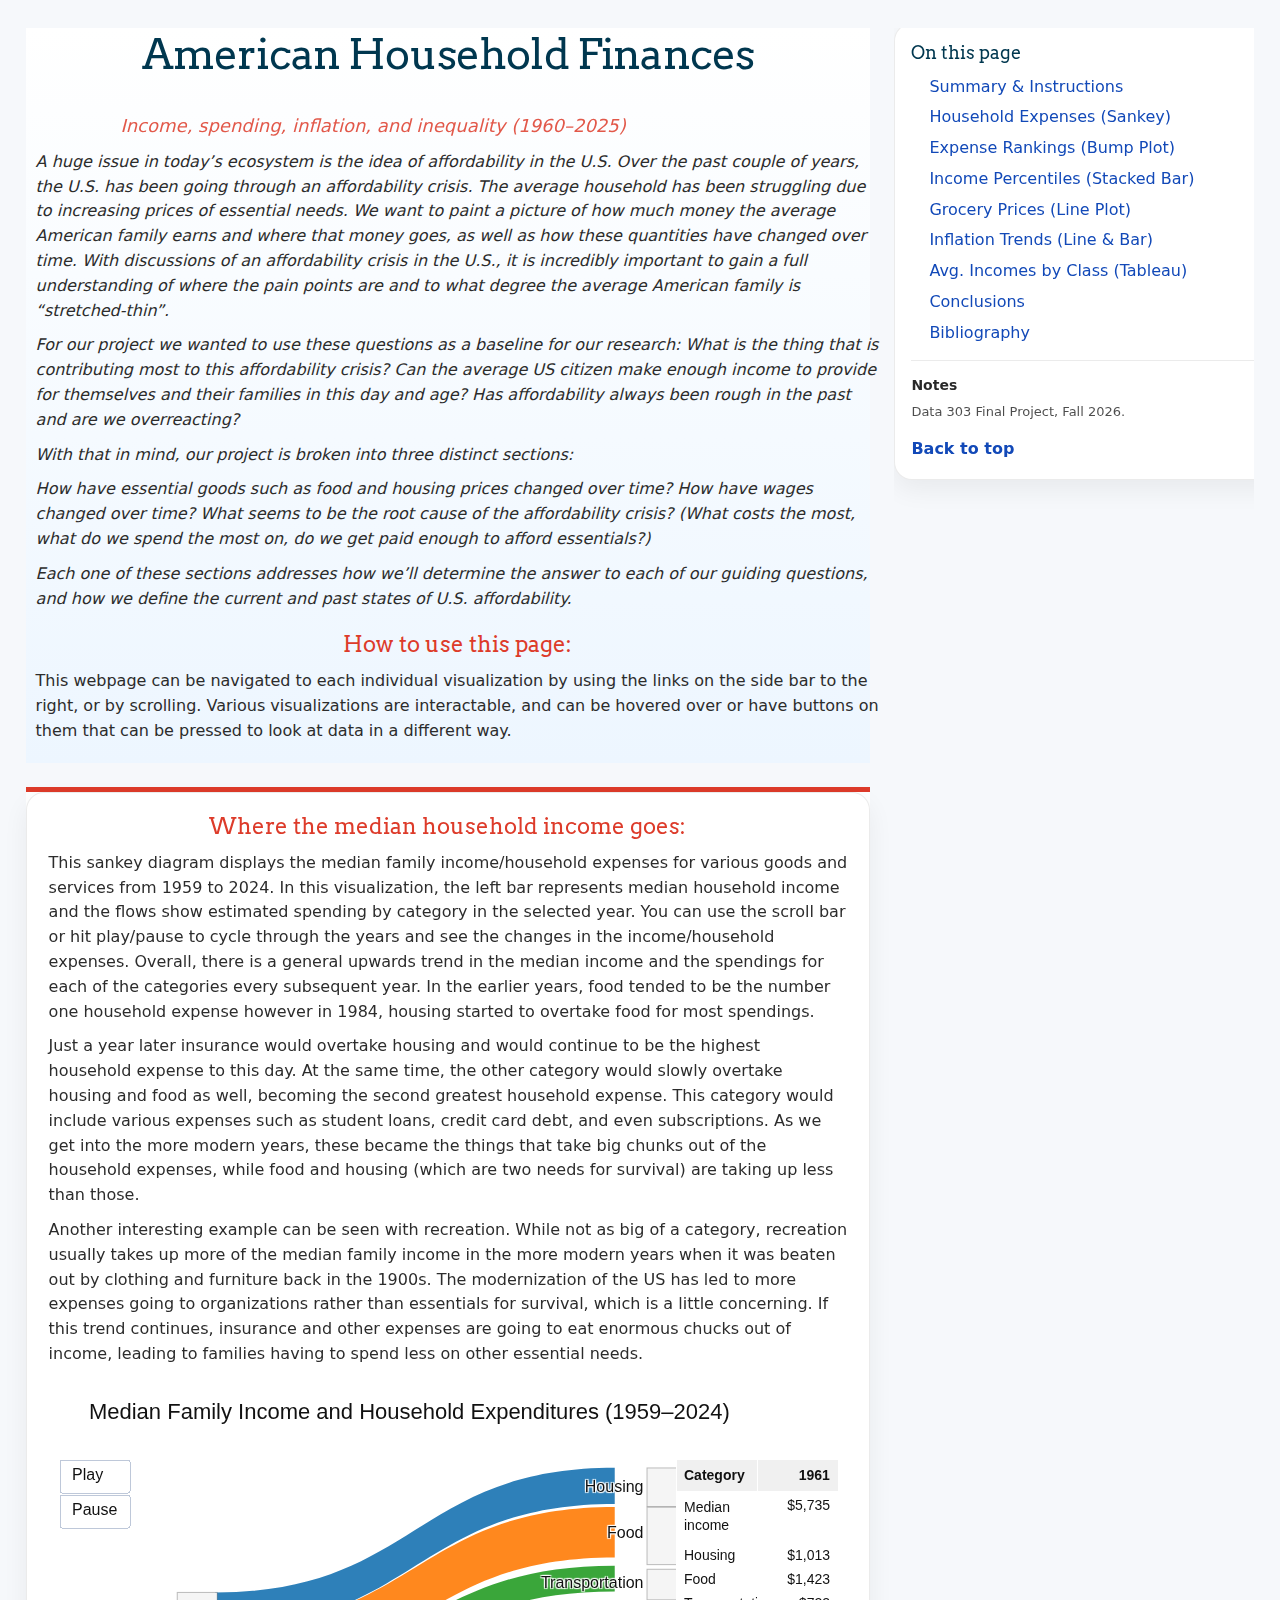
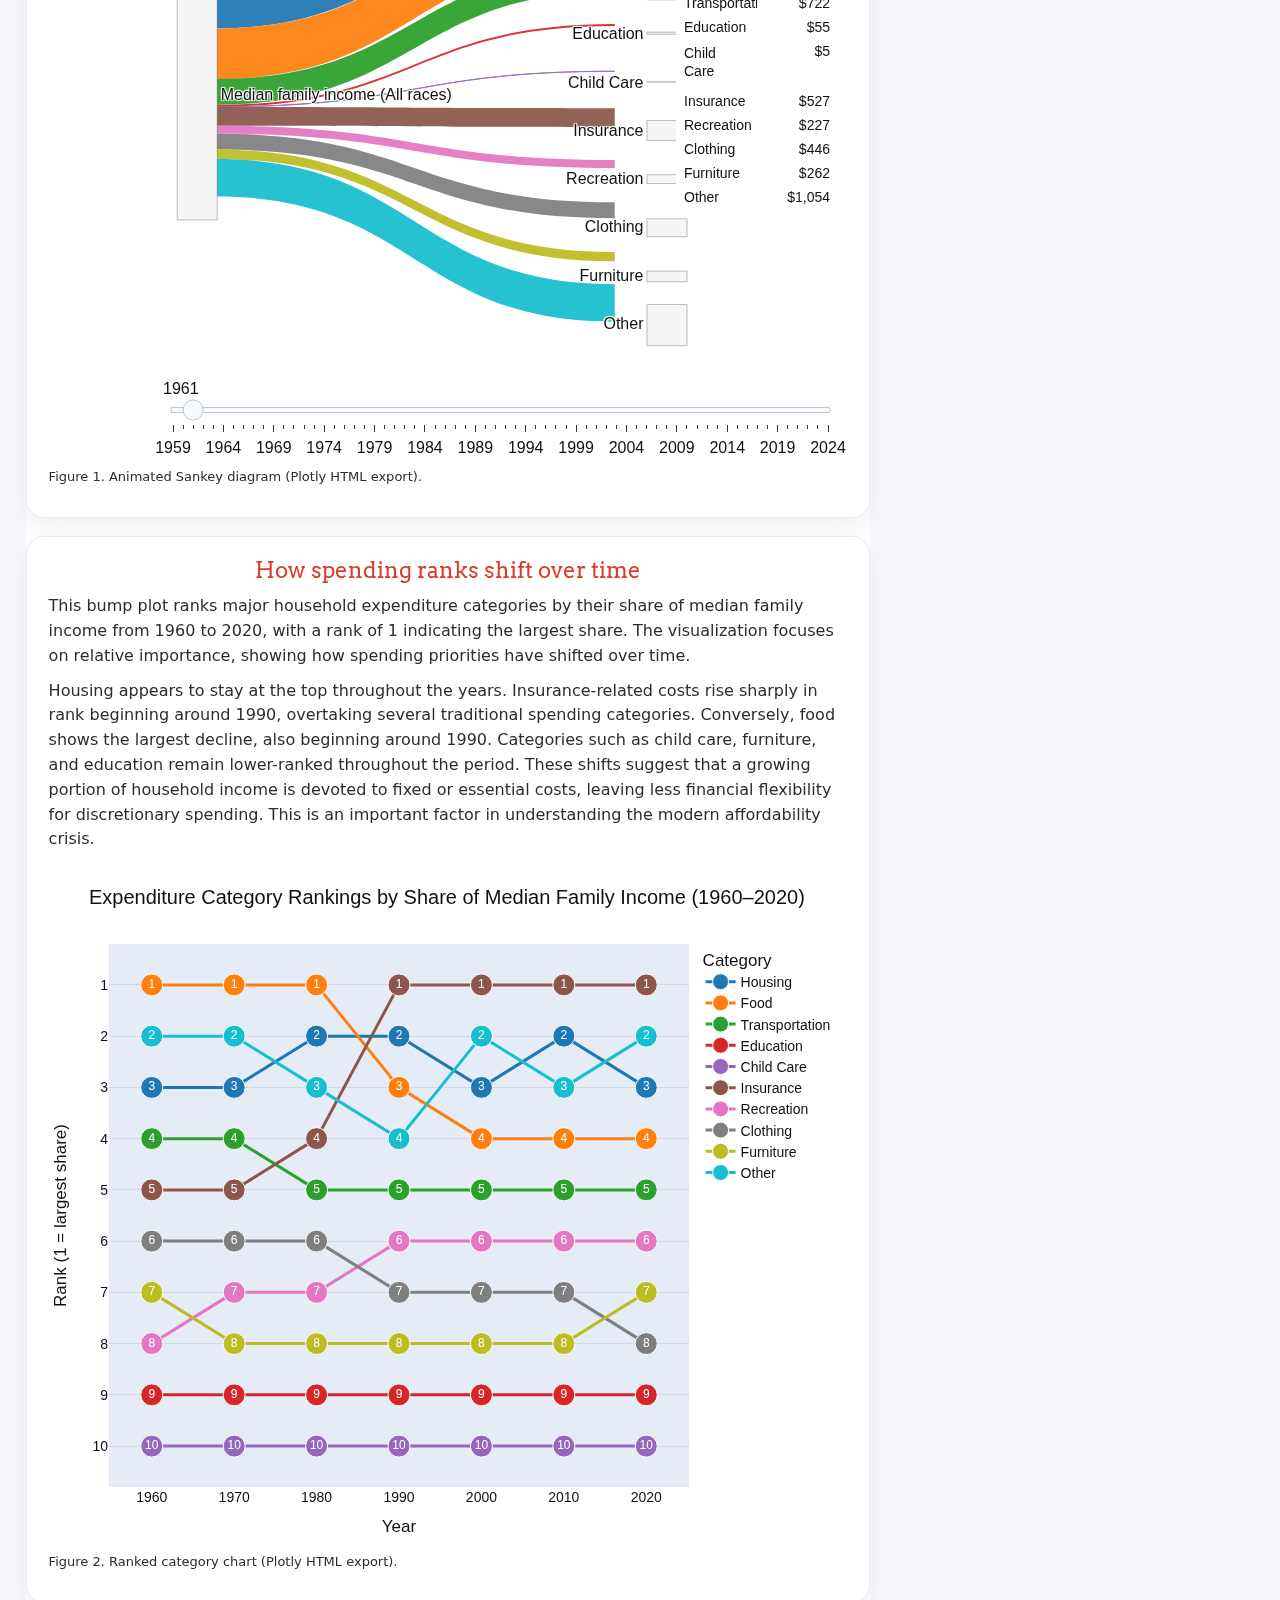
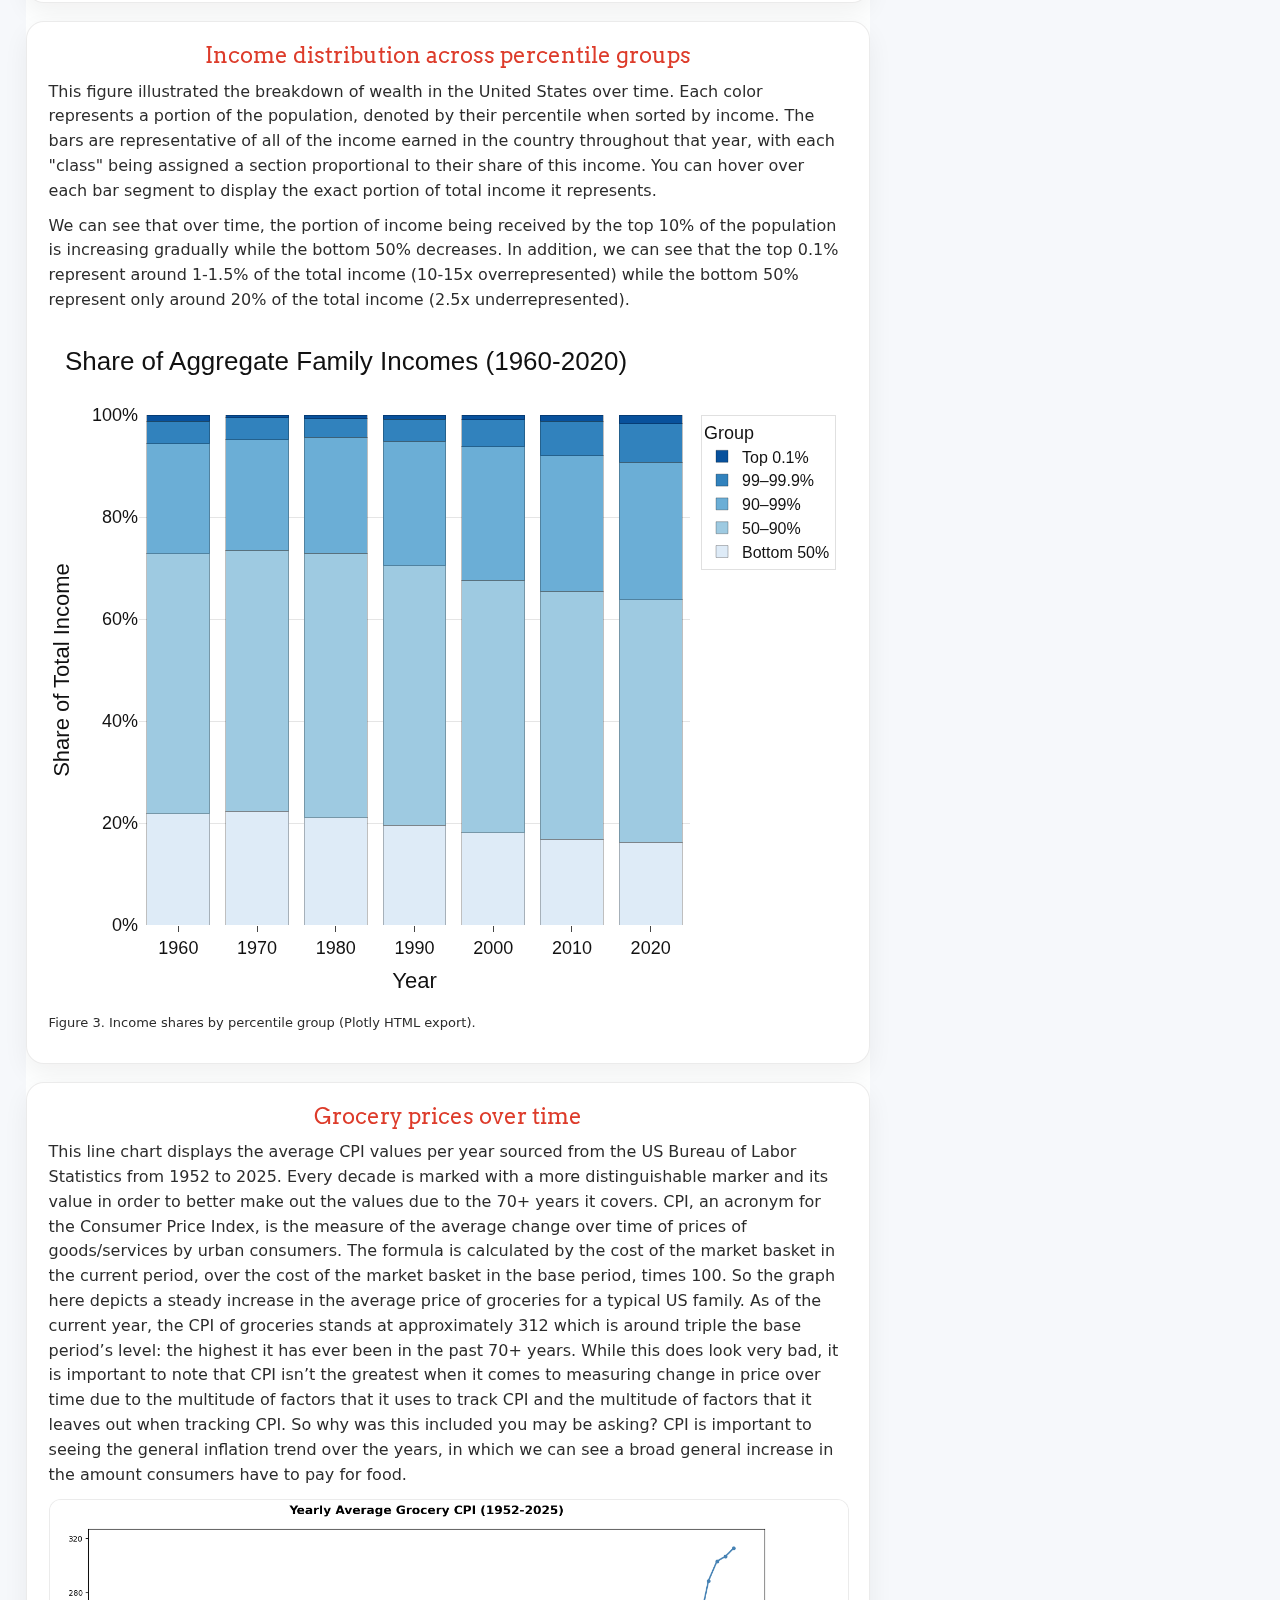
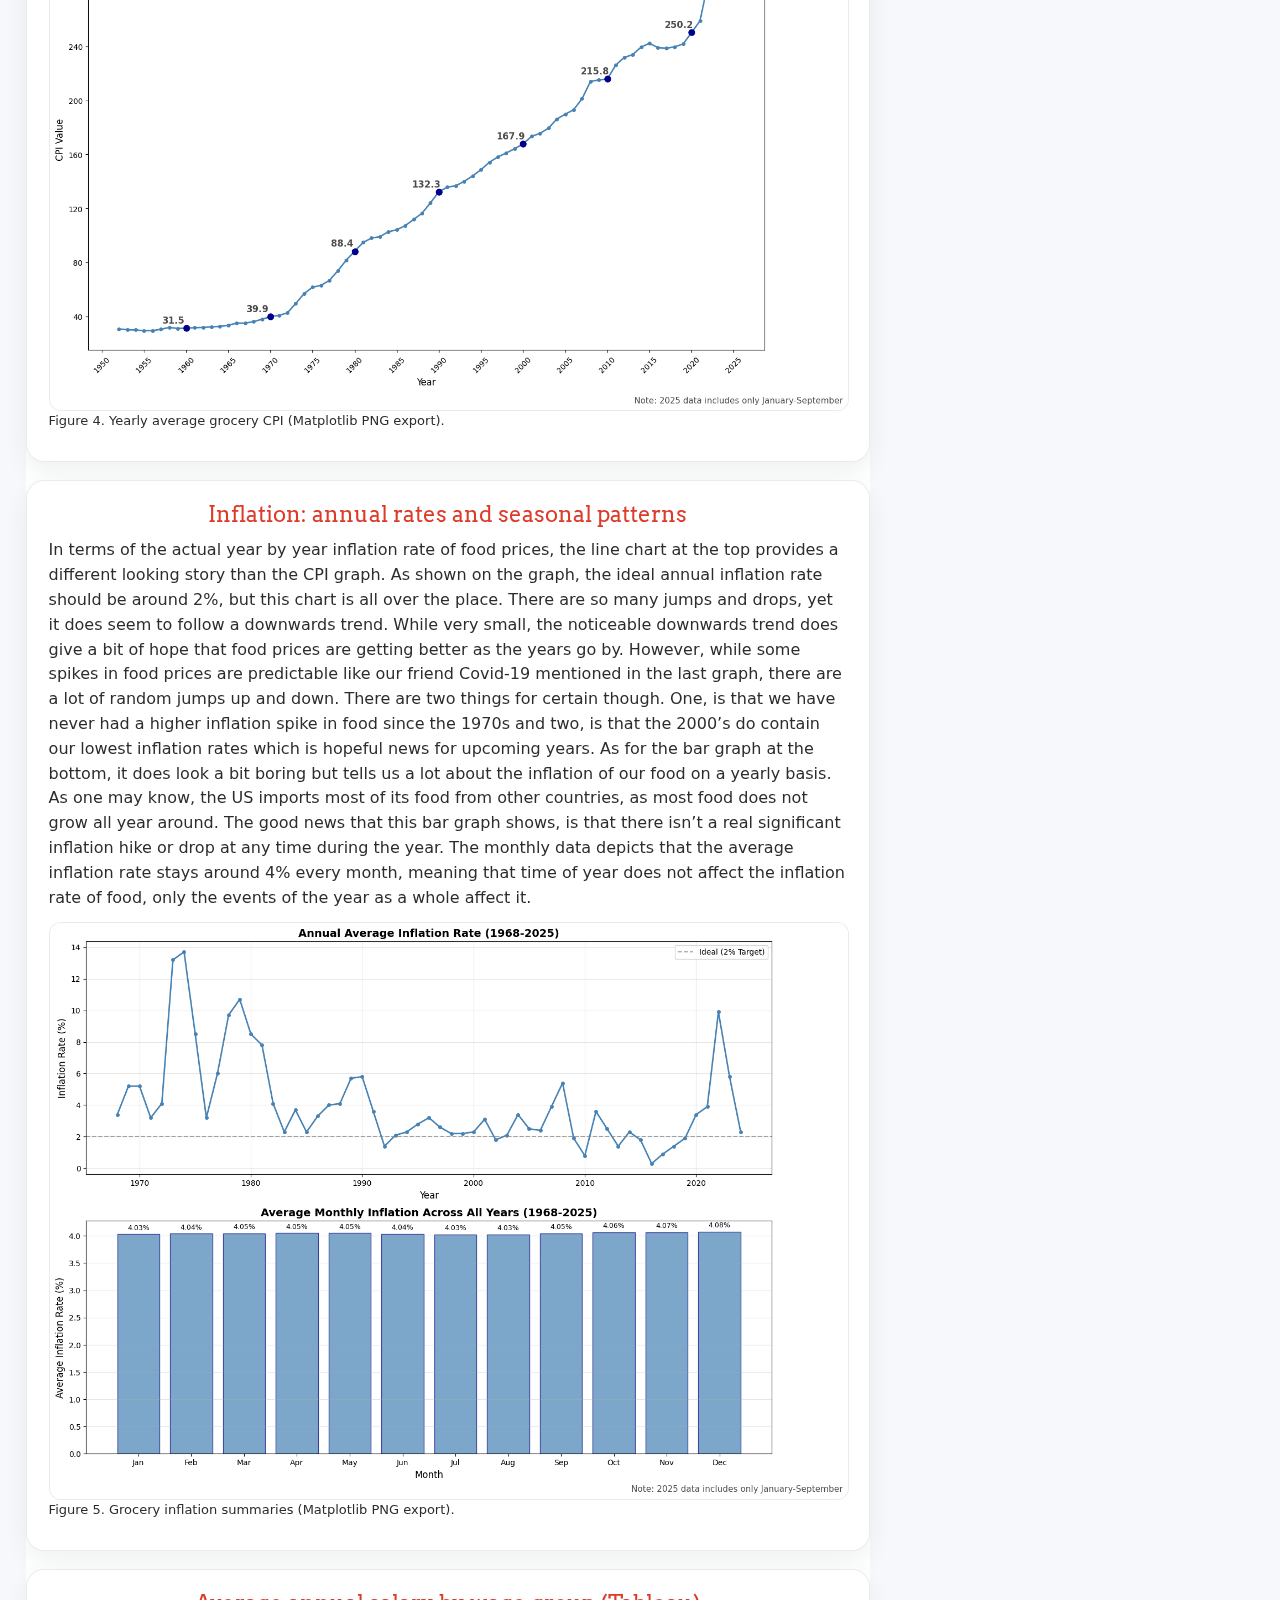
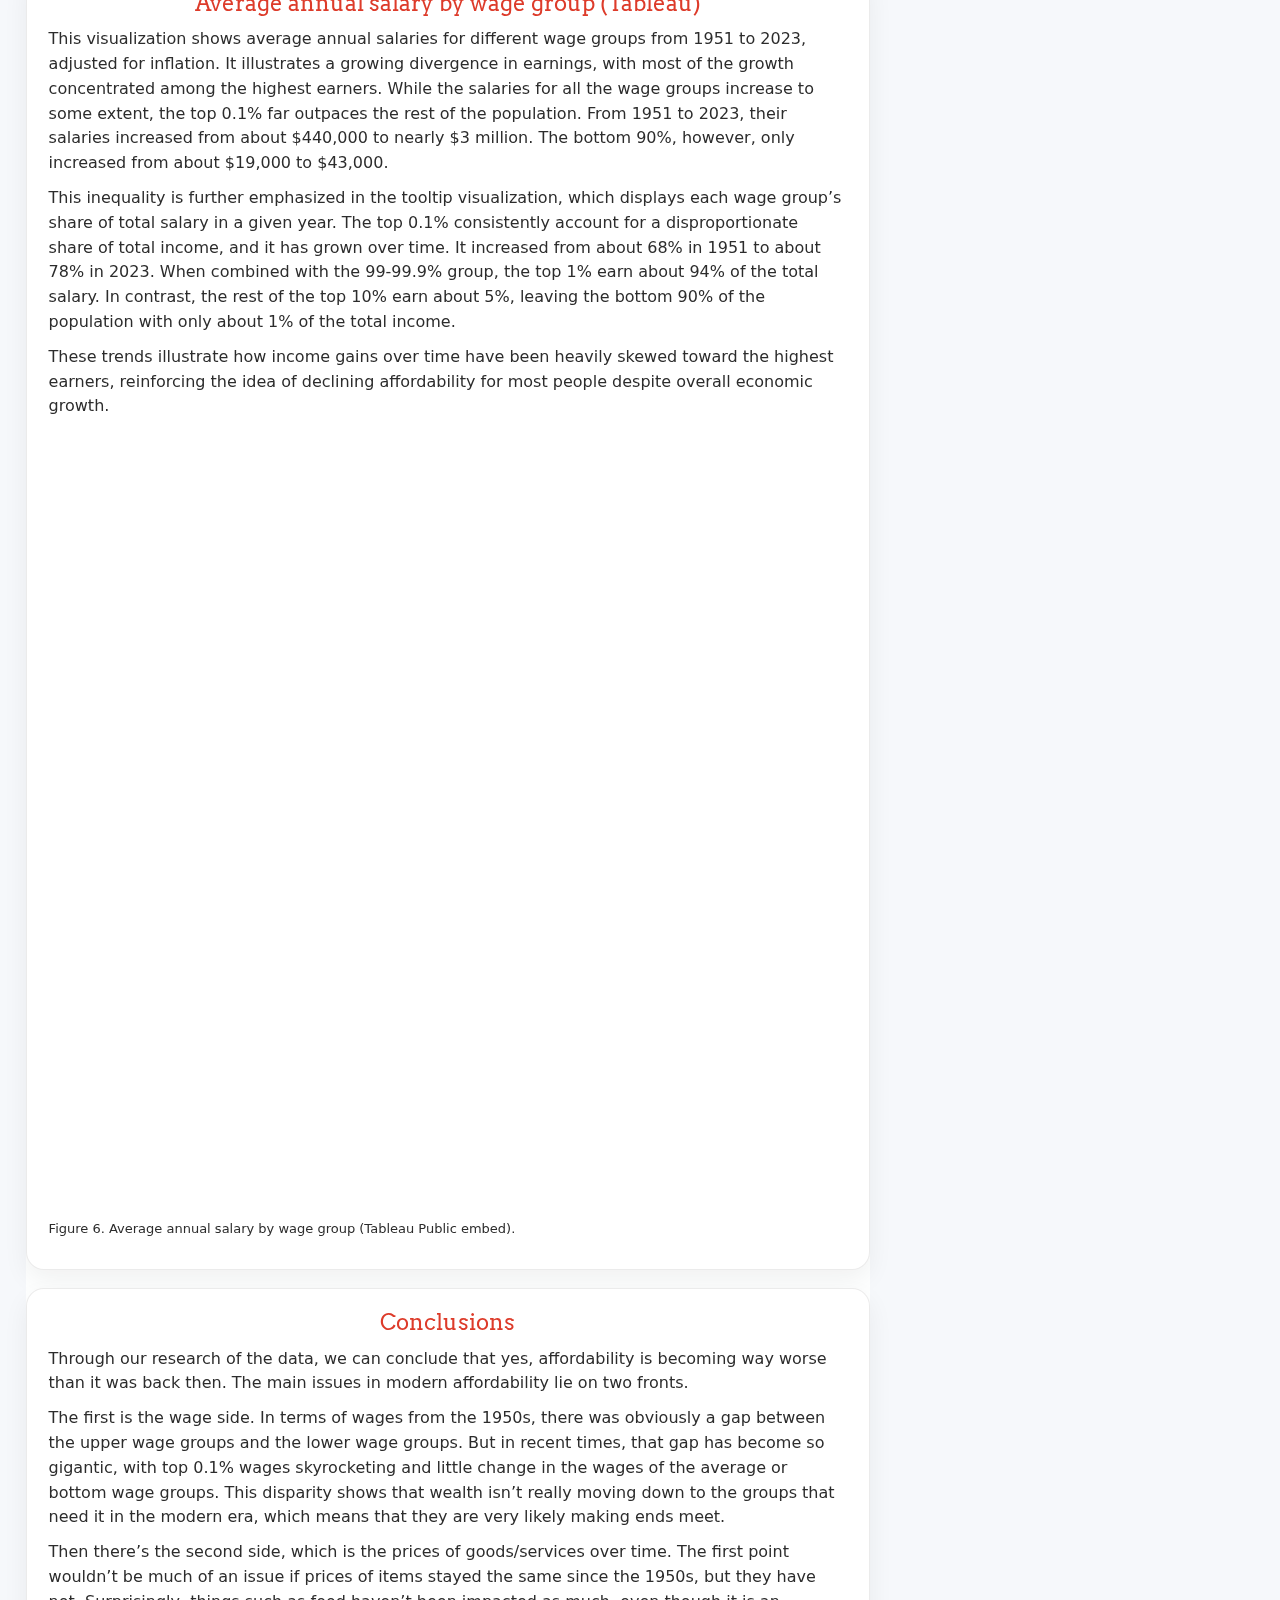
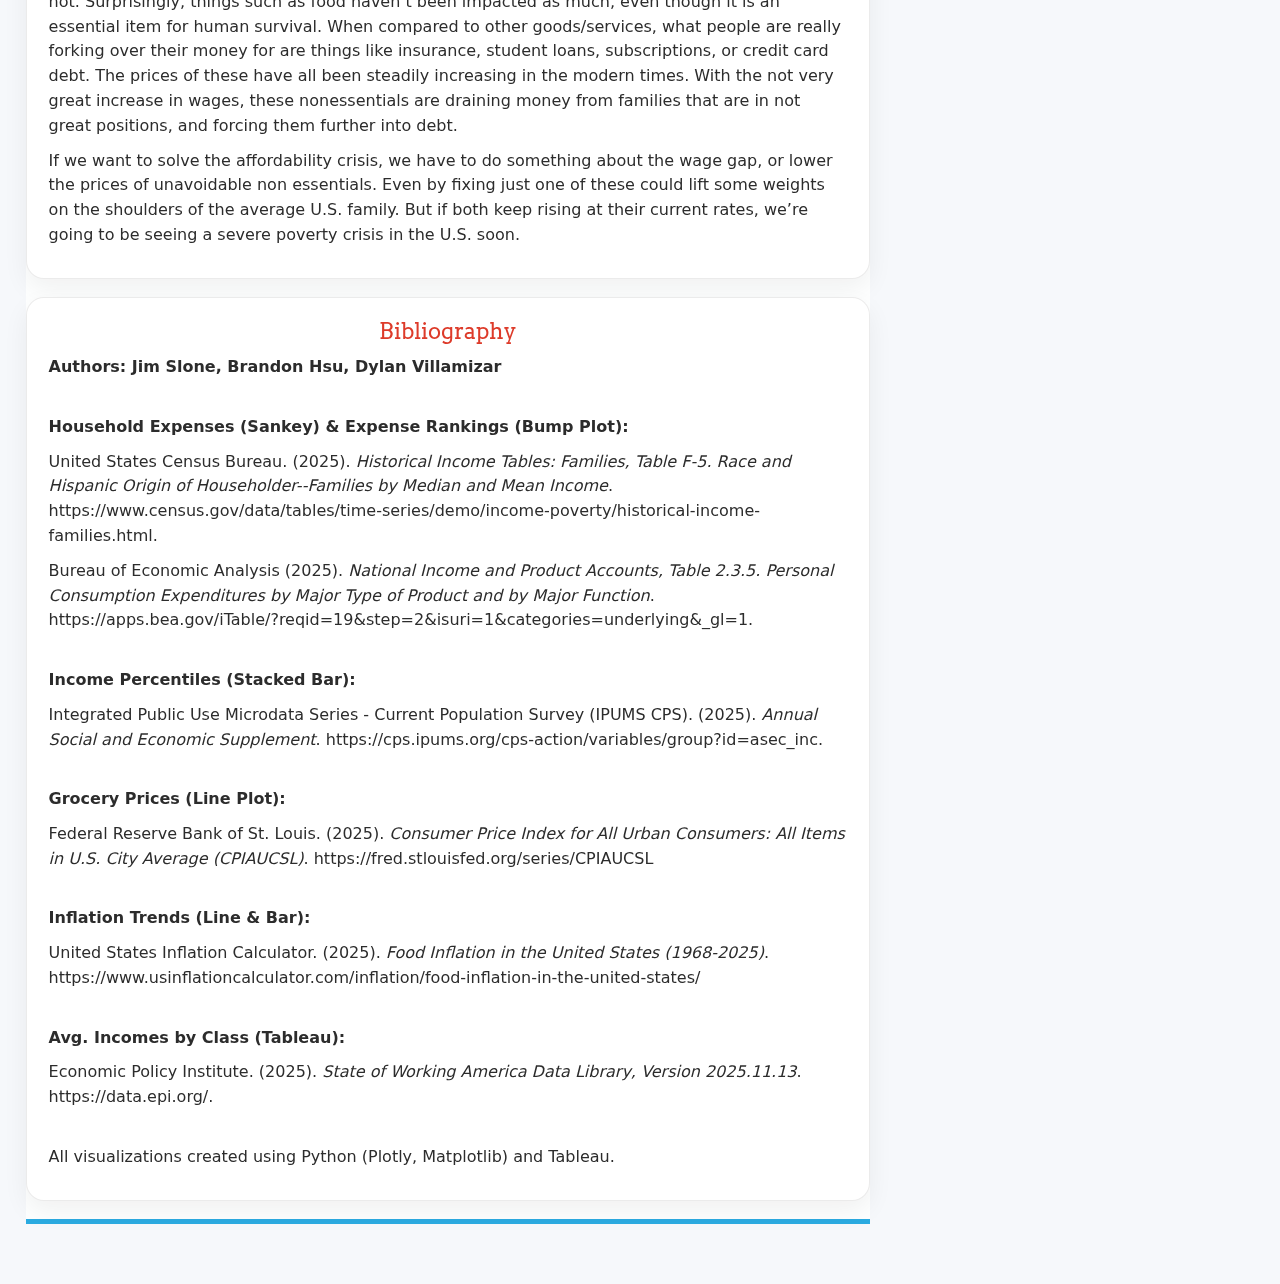
<file: index.html>
<!DOCTYPE html>
<html lang="en">
<head>
  <meta charset="utf-8">
  <title>American Household Finances</title>
  <meta name="viewport" content="width=device-width, initial-scale=1.0">
  <meta name="description" content="Interactive and static visualizations exploring income, spending, inflation, and inequality in the U.S.">
  <link rel="stylesheet" media="screen" href="styles.css">
</head>

<body class="dataviz">
  <div class="page-wrapper">

    <section class="intro" id="top">
      <header class="site-header" role="banner">
        <h1>American Household Finances</h1>
        <h2>Income, spending, inflation, and inequality (1960–2025)</h2>
      </header>

      <div class="summary" role="article">
        <p>
          A huge issue in today’s ecosystem is the idea of affordability in the U.S. Over the past couple of years, the U.S. has been going through an affordability crisis. The average household has been struggling due to increasing prices of essential needs. We want to paint a picture of how much money the average American family earns and where that money goes, as well as how these quantities have changed over time. With discussions of an affordability crisis in the U.S., it is incredibly important to gain a full understanding of where the pain points are and to what degree the average American family is “stretched-thin”.
        </p>
        <p>
          For our project we wanted to use these questions as a baseline for our research: What is the thing that is contributing most to this affordability crisis? Can the average US citizen make enough income to provide for themselves and their families in this day and age? Has affordability always been rough in the past and are we overreacting?
        </p>
        <p>
          With that in mind, our project is broken into three distinct sections:
        <p>
          How have essential goods such as food and housing prices changed over time?
          How have wages changed over time?
          What seems to be the root cause of the affordability crisis? (What costs the most, what do we spend the most on, do we get paid enough to afford essentials?)
        </p>
        <p>
          Each one of these sections addresses how we’ll determine the answer to each of our guiding questions, and how we define the current and past states of U.S. affordability.
        </p>
      </div>

      <div class="preamble" role="article">
        <h3>How to use this page:</h3>
        <p>
          This webpage can be navigated to each individual visualization by using the links on the side bar to the right, or by scrolling. Various visualizations are interactable, and can be hovered over or have buttons on them that can be pressed to look at data in a different way.
        </p>
      </div>
    </section>

    <main class="main supporting" id="content" role="main">

      <section class="viz-section" id="sankey">
        <h3>Where the median household income goes:</h3>
        <p>
          This sankey diagram displays the median family income/household expenses for various goods and services from 1959 to 2024.  In this visualization, the left bar represents median household income and the flows show estimated spending by category in the selected year. You can use the scroll bar or hit play/pause to cycle through the years and see the changes in the income/household expenses. Overall, there is a general upwards trend in the median income and the spendings for each of the categories every subsequent year. In the earlier years, food tended to be the number one household expense however in 1984, housing started to overtake food for most spendings.
        </p>
        <p>
          Just a year later insurance would overtake housing and would continue to be the highest household expense to this day. At the same time, the other category would slowly overtake housing and food as well, becoming the second greatest household expense. This category would include various expenses such as student loans, credit card debt, and even subscriptions. As we get into the more modern years, these became the things that take big chunks out of the household expenses, while food and housing (which are two needs for survival) are taking up less than those.
        </p>
        <p>
          Another interesting example can be seen with recreation. While not as big of a category, recreation usually takes up more of the median family income in the more modern years when it was beaten out by clothing and furniture back in the 1900s. The modernization of the US has led to more expenses going to organizations rather than essentials for survival, which is a little concerning. If this trend continues, insurance and other expenses are going to eat enormous chucks out of income, leading to families having to spend less on other essential needs.
        </p>
        <div class="viz-embed">
          <iframe src="animated_sankey.html" title="Animated Sankey: Income to spending"></iframe>
        </div>
        <p class="note">Figure 1. Animated Sankey diagram (Plotly HTML export).</p>
      </section>

      <section class="viz-section" id="ranks">
        <h3>How spending ranks shift over time</h3>
        <p>
          This bump plot ranks major household expenditure categories by their share of median family income from 1960 to 2020, with a rank of 1 indicating the largest share. The visualization focuses on relative importance, showing how spending priorities have shifted over time.
        </p>
        <p>
          Housing appears to stay at the top throughout the years. Insurance-related costs rise sharply in rank beginning around 1990, overtaking several traditional spending categories. Conversely, food shows the largest decline, also beginning around 1990. Categories such as child care, furniture, and education remain lower-ranked throughout the period. These shifts suggest that a growing portion of household income is devoted to fixed or essential costs, leaving less financial flexibility for discretionary spending. This is an important factor in understanding the modern affordability crisis.
        </p>
        <div class="viz-embed">
          <iframe src="bump_plot.html" title="Bump plot: ranked categories over time"></iframe>
        </div>
        <p class="note">Figure 2. Ranked category chart (Plotly HTML export).</p>
      </section>

      <section class="viz-section" id="inequality">
        <h3>Income distribution across percentile groups</h3>
        <p>
          This figure illustrated the breakdown of wealth in the United States over time. Each color represents a portion of the population, denoted by their percentile when sorted by income. The bars are representative of all of the income earned in the country throughout that year, with each "class" being assigned a section proportional to their share of this income. You can hover over each bar segment to display the exact portion of total income it represents.
        </p>
        <p>
          We can see that over time, the portion of income being received by the top 10% of the population is increasing gradually while the bottom 50% decreases. In addition, we can see that the top 0.1% represent around 1-1.5% of the total income (10-15x overrepresented) while the bottom 50% represent only around 20% of the total income (2.5x underrepresented).
        </p>
        <div class="viz-embed">
          <iframe src="income_dist_ipums.html" title="Income shares by percentile group"></iframe>
        </div>
        <p class="note">Figure 3. Income shares by percentile group (Plotly HTML export).</p>
      </section>

      <section class="viz-section" id="food-cpi">
        <h3>Grocery prices over time</h3>
        <p>
          This line chart displays the average CPI values per year sourced from the US Bureau of Labor Statistics from 1952 to 2025. Every decade is marked with a more distinguishable marker and its value in order to better make out the values due to the 70+ years it covers. CPI, an acronym for the Consumer Price Index, is the measure of the average change over time of prices of goods/services by urban consumers. The formula is calculated by the cost of the market basket in the current period, over the cost of the market basket in the base period, times 100. So the graph here depicts a steady increase in the average price of groceries for a typical US family. As of the current year, the CPI of groceries stands at approximately 312 which is around triple the base period’s level: the highest it has ever been in the past 70+ years. While this does look very bad, it is important to note that CPI isn’t the greatest when it comes to measuring change in price over time due to the multitude of factors that it uses to track CPI and the multitude of factors that it leaves out when tracking CPI. So why was this included you may be asking? CPI is important to seeing the general inflation trend over the years, in which we can see a broad general increase in the amount consumers have to pay for food.
        </p>
        <div class="viz-embed">
          <img src="FoodCPI.png" alt="Yearly Average Grocery CPI (1952-2025)">
        </div>
        <p class="note">Figure 4. Yearly average grocery CPI (Matplotlib PNG export).</p>
      </section>

      <section class="viz-section" id="inflation">
        <h3>Inflation: annual rates and seasonal patterns</h3>
        <p>
          In terms of the actual year by year inflation rate of food prices, the line chart at the top provides a different looking story than the CPI graph. As shown on the graph, the ideal annual inflation rate should be around 2%, but this chart is all over the place. There are so many jumps and drops, yet it does seem to follow a downwards trend. While very small, the noticeable downwards trend does give a bit of hope that food prices are getting better as the years go by. However, while some spikes in food prices are predictable like our friend Covid-19 mentioned in the last graph, there are a lot of random jumps up and down. There are two things for certain though. One, is that we have never had a higher inflation spike in food since the 1970s and two, is that the 2000’s do contain our lowest inflation rates which is hopeful news for upcoming years. As for the bar graph at the bottom, it does look a bit boring but tells us a lot about the inflation of our food on a yearly basis. As one may know, the US imports most of its food from other countries, as most food does not grow all year around. The good news that this bar graph shows, is that there isn’t a real significant inflation hike or drop at any time during the year. The monthly data depicts that the average inflation rate stays around 4% every month, meaning that time of year does not affect the inflation rate of food, only the events of the year as a whole affect it.
        </p>
        <div class="viz-embed">
          <img src="HouseholdGroceryInflation.png" alt="Annual Average Inflation Rate and Average Monthly Inflation (1968-2025)">
        </div>
        <p class="note">Figure 5. Grocery inflation summaries (Matplotlib PNG export).</p>
      </section>

      <section class="viz-section" id="tableau-dashboard">
        <h3>Average annual salary by wage group (Tableau)</h3>
        <p>
          This visualization shows average annual salaries for different wage groups from 1951 to 2023,
          adjusted for inflation. It illustrates a growing divergence in earnings, with most of the growth
          concentrated among the highest earners. While the salaries for all the wage groups increase to
          some extent, the top 0.1% far outpaces the rest of the population. From 1951 to 2023, their
          salaries increased from about $440,000 to nearly $3 million. The bottom 90%, however, only
          increased from about $19,000 to $43,000.
        </p>
        <p>
          This inequality is further emphasized in the tooltip visualization, which displays each wage
          group’s share of total salary in a given year. The top 0.1% consistently account for a
          disproportionate share of total income, and it has grown over time. It increased from about 68%
          in 1951 to about 78% in 2023. When combined with the 99-99.9% group, the top 1% earn about
          94% of the total salary. In contrast, the rest of the top 10% earn about 5%, leaving the bottom
          90% of the population with only about 1% of the total income.
        </p>
        <p>
          These trends illustrate how income gains over time have been heavily skewed toward the highest
          earners, reinforcing the idea of declining affordability for most people despite overall economic
          growth.
        </p>

        <div class="viz-embed tableau-embed">
          <iframe
            src="https://public.tableau.com/views/AverageAnnualSalarybyWageGroup1951-2023/Dashboard1?:showVizHome=no&:embed=yes&:tabs=no&:toolbar=yes"
            title="Average Annual Salary by Wage Group (1951–2023)"
            loading="lazy"
            allowfullscreen
            style="width:100%; height:780px; border:0;"
          ></iframe>
        </div>
        <p class="note">Figure 6. Average annual salary by wage group (Tableau Public embed).</p>
      </section>

      <section class="viz-section" id="methods">
        <h3>Conclusions</h3>
        <p>
          Through our research of the data, we can conclude that yes, affordability is becoming way worse than it was back then. The main issues in modern affordability lie on two fronts. 
        </p>
        <p>
          The first is the wage side. In terms of wages from the 1950s, there was obviously a gap between the upper wage groups and the lower wage groups. But in recent times, that gap has become so gigantic, with top 0.1% wages skyrocketing and little change in the wages of the average or bottom wage groups. This disparity shows that wealth isn’t really moving down to the groups that need it in the modern era, which means that they are very likely making ends meet.
        </p>
        <p>
          Then there’s the second side, which is the prices of goods/services over time. The first point wouldn’t be much of an issue if prices of items stayed the same since the 1950s, but they have not. Surprisingly, things such as food haven’t been impacted as much, even though it is an essential item for human survival. When compared to other goods/services, what people are really forking over their money for are things like insurance, student loans, subscriptions, or credit card debt. The prices of these have all been steadily increasing in the modern times. With the not very great increase in wages, these nonessentials are draining money from families that are in not great positions, and forcing them further into debt.
        </p>
        <p>
          If we want to solve the affordability crisis, we have to do something about the wage gap, or lower the prices of unavoidable non essentials. Even by fixing just one of these could lift some weights on the shoulders of the average U.S. family. But if both keep rising at their current rates, we’re going to be seeing a severe poverty crisis in the U.S. soon.
        </p>
      </section>

      <section class="viz-section" id="bibliography">
        <h3>Bibliography</h3>
        <div class="bib-entry">
          <p><b>
            Authors: Jim Slone, Brandon Hsu, Dylan Villamizar
          </b></p>
          <br>
          <p><b>
            Household Expenses (Sankey) & Expense Rankings (Bump Plot):
          </b></p>
          <p>
            United States Census Bureau. (2025). <em>Historical Income Tables: Families, Table F-5. Race and Hispanic Origin of Householder--Families by Median and Mean Income</em>. https://www.census.gov/data/tables/time-series/demo/income-poverty/historical-income-families.html.
          <p>
            Bureau of Economic Analysis (2025). <em>National Income and Product Accounts, Table 2.3.5. Personal Consumption Expenditures by Major Type of Product and by Major Function</em>. https://apps.bea.gov/iTable/?reqid=19&step=2&isuri=1&categories=underlying&_gl=1.
          </p>
          <br>
          <p><b>
            Income Percentiles (Stacked Bar):
          </b></p>
          <p>
            Integrated Public Use Microdata Series - Current Population Survey (IPUMS CPS). (2025). <em>Annual Social and Economic Supplement</em>. https://cps.ipums.org/cps-action/variables/group?id=asec_inc.
          </p>
          <br>
          <p><b>
            Grocery Prices (Line Plot):
          </b></p>
          <p>
            Federal Reserve Bank of St. Louis. (2025). <em>Consumer Price Index for All Urban Consumers: All Items in U.S. City Average (CPIAUCSL)</em>. https://fred.stlouisfed.org/series/CPIAUCSL
          </p>
          <br>
          <p><b>
            Inflation Trends (Line & Bar):
          </b></p>
          <p>
            United States Inflation Calculator. (2025). <em>Food Inflation in the United States (1968-2025)</em>. https://www.usinflationcalculator.com/inflation/food-inflation-in-the-united-states/
          </p>
          <br>
          <p><b>
            Avg. Incomes by Class (Tableau):
          </b></p>
          <p>
            Economic Policy Institute. (2025). <em>State of Working America Data Library, Version 2025.11.13</em>. https://data.epi.org/.
          </p>
          <br>
          <p>
            All visualizations created using Python (Plotly, Matplotlib) and Tableau.
          </p>
        </div>
      </section>

    </main>

    <aside class="sidebar" role="complementary">
      <div class="wrapper">
        <h3>On this page</h3>
        <nav aria-label="Table of contents">
          <ul class="toc">
            <li><a href="#top">Summary & Instructions</a></li>
            <li><a href="#sankey">Household Expenses (Sankey)</a></li>
            <li><a href="#ranks">Expense Rankings (Bump Plot)</a></li>
            <li><a href="#inequality">Income Percentiles (Stacked Bar)</a></li>
            <li><a href="#food-cpi">Grocery Prices (Line Plot)</a></li>
            <li><a href="#inflation">Inflation Trends (Line & Bar)</a></li>
            <li><a href="#tableau-dashboard">Avg. Incomes by Class (Tableau)</a></li>
            <li><a href="#methods">Conclusions</a></li>
            <li><a href="#bibliography">Bibliography</a></li>
          </ul>
        </nav>

        <hr class="sidebar-divider">

        <div class="sidebar-box">
          <h4>Notes</h4>
          <p>Data 303 Final Project, Fall 2026.</p>
        </div>

        <a class="back-to-top" href="#top">Back to top</a>
      </div>
    </aside>

  </div>
</body>
</html>
</file>
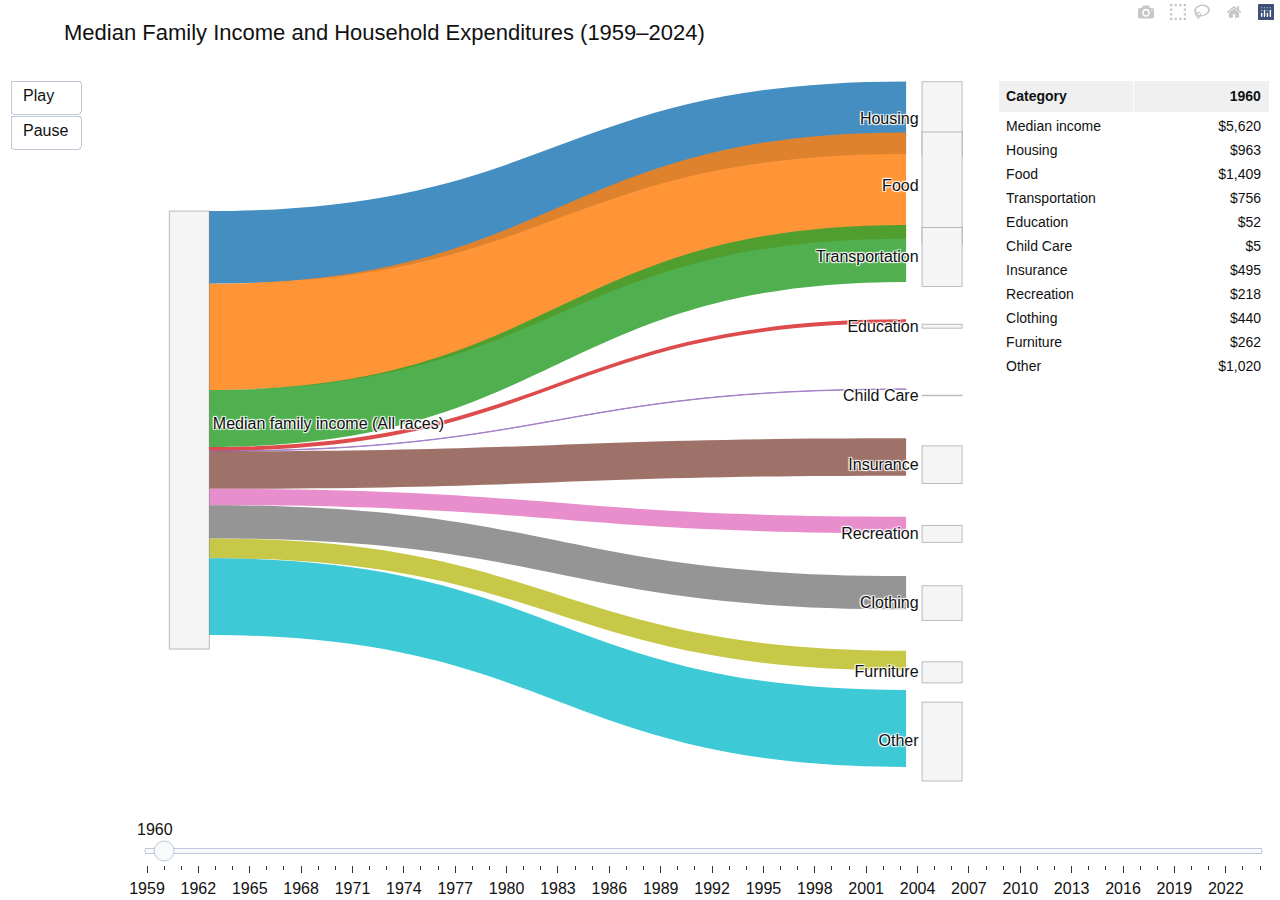
<file: animated_sankey.html>
<html>
<head>
<style>
  html, body { height: 100%; width: 100%; margin: 0; padding: 0; overflow: hidden; }
  .plotly-graph-div { height: 100% !important; width: 100% !important; }
</style>
<meta charset="utf-8" /></head>
<body>
    <div>                        <script type="text/javascript">window.PlotlyConfig = {MathJaxConfig: 'local'};</script>
        <script charset="utf-8" src="https://cdn.plot.ly/plotly-2.27.0.min.js"></script>                <div id="0a82e384-ca74-4d04-b0f9-a33f43ffda79" class="plotly-graph-div" style="height:100%; width:100%;"></div>            <script type="text/javascript">                                    window.PLOTLYENV=window.PLOTLYENV || {};                                    if (document.getElementById("0a82e384-ca74-4d04-b0f9-a33f43ffda79")) {                    Plotly.newPlot(                        "0a82e384-ca74-4d04-b0f9-a33f43ffda79",                        [{"arrangement":"fixed","domain":{"x":[0.0,0.74],"y":[0.0,1.0]},"link":{"color":["#1f77b4","#ff7f0e","#2ca02c","#d62728","#9467bd","#8c564b","#e377c2","#7f7f7f","#bcbd22","#17becf"],"hovertemplate":"%{source.label} → %{target.label}\u003cbr\u003e$%{value:,.0f}\u003cextra\u003e\u003c\u002fextra\u003e","source":[0,0,0,0,0,0,0,0,0,0],"target":[1,2,3,4,5,6,7,8,9,10],"value":[902.7137640715164,1389.3094156970328,730.636514993851,48.391388389619394,4.95358370384385,460.1366821177436,209.929461104279,433.2848421782865,265.06797212499606,972.5763756188314]},"node":{"color":"rgba(245,245,245,1)","label":["Median family income (All races)","Housing","Food","Transportation","Education","Child Care","Insurance","Recreation","Clothing","Furniture","Other"],"line":{"color":"rgba(0,0,0,0.25)","width":1},"pad":30,"thickness":40,"x":[0.06,0.94,0.94,0.94,0.94,0.94,0.94,0.94,0.94,0.94,0.94],"y":[0.5,0.06,0.1577777777777777,0.2555555555555555,0.3533333333333333,0.4511111111111111,0.5488888888888888,0.6466666666666667,0.7444444444444445,0.8422222222222222,0.94]},"textfont":{"color":"#111","size":16},"type":"sankey"},{"cells":{"align":["left","right"],"fill":{"color":"rgba(255,255,255,1)"},"font":{"color":"#111","size":14},"height":24,"values":[["Median income","Housing","Food","Transportation","Education","Child Care","Insurance","Recreation","Clothing","Furniture","Other"],["$5,417","$903","$1,389","$731","$48","$5","$460","$210","$433","$265","$973"]]},"domain":{"x":[0.76,1.0],"y":[0.0,1.0]},"header":{"align":["left","right"],"fill":{"color":"rgba(240,240,240,1)"},"font":{"color":"#111","size":14},"height":28,"values":["\u003cb\u003eCategory\u003c\u002fb\u003e","\u003cb\u003e1959\u003c\u002fb\u003e"]},"type":"table"}],                        {"template":{"data":{"histogram2dcontour":[{"type":"histogram2dcontour","colorbar":{"outlinewidth":0,"ticks":""},"colorscale":[[0.0,"#0d0887"],[0.1111111111111111,"#46039f"],[0.2222222222222222,"#7201a8"],[0.3333333333333333,"#9c179e"],[0.4444444444444444,"#bd3786"],[0.5555555555555556,"#d8576b"],[0.6666666666666666,"#ed7953"],[0.7777777777777778,"#fb9f3a"],[0.8888888888888888,"#fdca26"],[1.0,"#f0f921"]]}],"choropleth":[{"type":"choropleth","colorbar":{"outlinewidth":0,"ticks":""}}],"histogram2d":[{"type":"histogram2d","colorbar":{"outlinewidth":0,"ticks":""},"colorscale":[[0.0,"#0d0887"],[0.1111111111111111,"#46039f"],[0.2222222222222222,"#7201a8"],[0.3333333333333333,"#9c179e"],[0.4444444444444444,"#bd3786"],[0.5555555555555556,"#d8576b"],[0.6666666666666666,"#ed7953"],[0.7777777777777778,"#fb9f3a"],[0.8888888888888888,"#fdca26"],[1.0,"#f0f921"]]}],"heatmap":[{"type":"heatmap","colorbar":{"outlinewidth":0,"ticks":""},"colorscale":[[0.0,"#0d0887"],[0.1111111111111111,"#46039f"],[0.2222222222222222,"#7201a8"],[0.3333333333333333,"#9c179e"],[0.4444444444444444,"#bd3786"],[0.5555555555555556,"#d8576b"],[0.6666666666666666,"#ed7953"],[0.7777777777777778,"#fb9f3a"],[0.8888888888888888,"#fdca26"],[1.0,"#f0f921"]]}],"heatmapgl":[{"type":"heatmapgl","colorbar":{"outlinewidth":0,"ticks":""},"colorscale":[[0.0,"#0d0887"],[0.1111111111111111,"#46039f"],[0.2222222222222222,"#7201a8"],[0.3333333333333333,"#9c179e"],[0.4444444444444444,"#bd3786"],[0.5555555555555556,"#d8576b"],[0.6666666666666666,"#ed7953"],[0.7777777777777778,"#fb9f3a"],[0.8888888888888888,"#fdca26"],[1.0,"#f0f921"]]}],"contourcarpet":[{"type":"contourcarpet","colorbar":{"outlinewidth":0,"ticks":""}}],"contour":[{"type":"contour","colorbar":{"outlinewidth":0,"ticks":""},"colorscale":[[0.0,"#0d0887"],[0.1111111111111111,"#46039f"],[0.2222222222222222,"#7201a8"],[0.3333333333333333,"#9c179e"],[0.4444444444444444,"#bd3786"],[0.5555555555555556,"#d8576b"],[0.6666666666666666,"#ed7953"],[0.7777777777777778,"#fb9f3a"],[0.8888888888888888,"#fdca26"],[1.0,"#f0f921"]]}],"surface":[{"type":"surface","colorbar":{"outlinewidth":0,"ticks":""},"colorscale":[[0.0,"#0d0887"],[0.1111111111111111,"#46039f"],[0.2222222222222222,"#7201a8"],[0.3333333333333333,"#9c179e"],[0.4444444444444444,"#bd3786"],[0.5555555555555556,"#d8576b"],[0.6666666666666666,"#ed7953"],[0.7777777777777778,"#fb9f3a"],[0.8888888888888888,"#fdca26"],[1.0,"#f0f921"]]}],"mesh3d":[{"type":"mesh3d","colorbar":{"outlinewidth":0,"ticks":""}}],"scatter":[{"fillpattern":{"fillmode":"overlay","size":10,"solidity":0.2},"type":"scatter"}],"parcoords":[{"type":"parcoords","line":{"colorbar":{"outlinewidth":0,"ticks":""}}}],"scatterpolargl":[{"type":"scatterpolargl","marker":{"colorbar":{"outlinewidth":0,"ticks":""}}}],"bar":[{"error_x":{"color":"#2a3f5f"},"error_y":{"color":"#2a3f5f"},"marker":{"line":{"color":"#E5ECF6","width":0.5},"pattern":{"fillmode":"overlay","size":10,"solidity":0.2}},"type":"bar"}],"scattergeo":[{"type":"scattergeo","marker":{"colorbar":{"outlinewidth":0,"ticks":""}}}],"scatterpolar":[{"type":"scatterpolar","marker":{"colorbar":{"outlinewidth":0,"ticks":""}}}],"histogram":[{"marker":{"pattern":{"fillmode":"overlay","size":10,"solidity":0.2}},"type":"histogram"}],"scattergl":[{"type":"scattergl","marker":{"colorbar":{"outlinewidth":0,"ticks":""}}}],"scatter3d":[{"type":"scatter3d","line":{"colorbar":{"outlinewidth":0,"ticks":""}},"marker":{"colorbar":{"outlinewidth":0,"ticks":""}}}],"scattermapbox":[{"type":"scattermapbox","marker":{"colorbar":{"outlinewidth":0,"ticks":""}}}],"scatterternary":[{"type":"scatterternary","marker":{"colorbar":{"outlinewidth":0,"ticks":""}}}],"scattercarpet":[{"type":"scattercarpet","marker":{"colorbar":{"outlinewidth":0,"ticks":""}}}],"carpet":[{"aaxis":{"endlinecolor":"#2a3f5f","gridcolor":"white","linecolor":"white","minorgridcolor":"white","startlinecolor":"#2a3f5f"},"baxis":{"endlinecolor":"#2a3f5f","gridcolor":"white","linecolor":"white","minorgridcolor":"white","startlinecolor":"#2a3f5f"},"type":"carpet"}],"table":[{"cells":{"fill":{"color":"#EBF0F8"},"line":{"color":"white"}},"header":{"fill":{"color":"#C8D4E3"},"line":{"color":"white"}},"type":"table"}],"barpolar":[{"marker":{"line":{"color":"#E5ECF6","width":0.5},"pattern":{"fillmode":"overlay","size":10,"solidity":0.2}},"type":"barpolar"}],"pie":[{"automargin":true,"type":"pie"}]},"layout":{"autotypenumbers":"strict","colorway":["#636efa","#EF553B","#00cc96","#ab63fa","#FFA15A","#19d3f3","#FF6692","#B6E880","#FF97FF","#FECB52"],"font":{"color":"#2a3f5f"},"hovermode":"closest","hoverlabel":{"align":"left"},"paper_bgcolor":"white","plot_bgcolor":"#E5ECF6","polar":{"bgcolor":"#E5ECF6","angularaxis":{"gridcolor":"white","linecolor":"white","ticks":""},"radialaxis":{"gridcolor":"white","linecolor":"white","ticks":""}},"ternary":{"bgcolor":"#E5ECF6","aaxis":{"gridcolor":"white","linecolor":"white","ticks":""},"baxis":{"gridcolor":"white","linecolor":"white","ticks":""},"caxis":{"gridcolor":"white","linecolor":"white","ticks":""}},"coloraxis":{"colorbar":{"outlinewidth":0,"ticks":""}},"colorscale":{"sequential":[[0.0,"#0d0887"],[0.1111111111111111,"#46039f"],[0.2222222222222222,"#7201a8"],[0.3333333333333333,"#9c179e"],[0.4444444444444444,"#bd3786"],[0.5555555555555556,"#d8576b"],[0.6666666666666666,"#ed7953"],[0.7777777777777778,"#fb9f3a"],[0.8888888888888888,"#fdca26"],[1.0,"#f0f921"]],"sequentialminus":[[0.0,"#0d0887"],[0.1111111111111111,"#46039f"],[0.2222222222222222,"#7201a8"],[0.3333333333333333,"#9c179e"],[0.4444444444444444,"#bd3786"],[0.5555555555555556,"#d8576b"],[0.6666666666666666,"#ed7953"],[0.7777777777777778,"#fb9f3a"],[0.8888888888888888,"#fdca26"],[1.0,"#f0f921"]],"diverging":[[0,"#8e0152"],[0.1,"#c51b7d"],[0.2,"#de77ae"],[0.3,"#f1b6da"],[0.4,"#fde0ef"],[0.5,"#f7f7f7"],[0.6,"#e6f5d0"],[0.7,"#b8e186"],[0.8,"#7fbc41"],[0.9,"#4d9221"],[1,"#276419"]]},"xaxis":{"gridcolor":"white","linecolor":"white","ticks":"","title":{"standoff":15},"zerolinecolor":"white","automargin":true,"zerolinewidth":2},"yaxis":{"gridcolor":"white","linecolor":"white","ticks":"","title":{"standoff":15},"zerolinecolor":"white","automargin":true,"zerolinewidth":2},"scene":{"xaxis":{"backgroundcolor":"#E5ECF6","gridcolor":"white","linecolor":"white","showbackground":true,"ticks":"","zerolinecolor":"white","gridwidth":2},"yaxis":{"backgroundcolor":"#E5ECF6","gridcolor":"white","linecolor":"white","showbackground":true,"ticks":"","zerolinecolor":"white","gridwidth":2},"zaxis":{"backgroundcolor":"#E5ECF6","gridcolor":"white","linecolor":"white","showbackground":true,"ticks":"","zerolinecolor":"white","gridwidth":2}},"shapedefaults":{"line":{"color":"#2a3f5f"}},"annotationdefaults":{"arrowcolor":"#2a3f5f","arrowhead":0,"arrowwidth":1},"geo":{"bgcolor":"white","landcolor":"#E5ECF6","subunitcolor":"white","showland":true,"showlakes":true,"lakecolor":"white"},"title":{"x":0.05},"mapbox":{"style":"light"}}},"font":{"size":16,"color":"#111"},"margin":{"l":10,"r":10,"t":60,"b":40},"title":{"text":"Median Family Income and Household Expenditures (1959–2024)"},"height":950,"width":1400,"paper_bgcolor":"white","sliders":[{"active":0,"pad":{"t":40},"steps":[{"args":[["1959"],{"mode":"immediate","frame":{"duration":250,"redraw":true},"transition":{"duration":250}}],"label":"1959","method":"animate"},{"args":[["1960"],{"mode":"immediate","frame":{"duration":250,"redraw":true},"transition":{"duration":250}}],"label":"1960","method":"animate"},{"args":[["1961"],{"mode":"immediate","frame":{"duration":250,"redraw":true},"transition":{"duration":250}}],"label":"1961","method":"animate"},{"args":[["1962"],{"mode":"immediate","frame":{"duration":250,"redraw":true},"transition":{"duration":250}}],"label":"1962","method":"animate"},{"args":[["1963"],{"mode":"immediate","frame":{"duration":250,"redraw":true},"transition":{"duration":250}}],"label":"1963","method":"animate"},{"args":[["1964"],{"mode":"immediate","frame":{"duration":250,"redraw":true},"transition":{"duration":250}}],"label":"1964","method":"animate"},{"args":[["1965"],{"mode":"immediate","frame":{"duration":250,"redraw":true},"transition":{"duration":250}}],"label":"1965","method":"animate"},{"args":[["1966"],{"mode":"immediate","frame":{"duration":250,"redraw":true},"transition":{"duration":250}}],"label":"1966","method":"animate"},{"args":[["1967"],{"mode":"immediate","frame":{"duration":250,"redraw":true},"transition":{"duration":250}}],"label":"1967","method":"animate"},{"args":[["1968"],{"mode":"immediate","frame":{"duration":250,"redraw":true},"transition":{"duration":250}}],"label":"1968","method":"animate"},{"args":[["1969"],{"mode":"immediate","frame":{"duration":250,"redraw":true},"transition":{"duration":250}}],"label":"1969","method":"animate"},{"args":[["1970"],{"mode":"immediate","frame":{"duration":250,"redraw":true},"transition":{"duration":250}}],"label":"1970","method":"animate"},{"args":[["1971"],{"mode":"immediate","frame":{"duration":250,"redraw":true},"transition":{"duration":250}}],"label":"1971","method":"animate"},{"args":[["1972"],{"mode":"immediate","frame":{"duration":250,"redraw":true},"transition":{"duration":250}}],"label":"1972","method":"animate"},{"args":[["1973"],{"mode":"immediate","frame":{"duration":250,"redraw":true},"transition":{"duration":250}}],"label":"1973","method":"animate"},{"args":[["1974"],{"mode":"immediate","frame":{"duration":250,"redraw":true},"transition":{"duration":250}}],"label":"1974","method":"animate"},{"args":[["1975"],{"mode":"immediate","frame":{"duration":250,"redraw":true},"transition":{"duration":250}}],"label":"1975","method":"animate"},{"args":[["1976"],{"mode":"immediate","frame":{"duration":250,"redraw":true},"transition":{"duration":250}}],"label":"1976","method":"animate"},{"args":[["1977"],{"mode":"immediate","frame":{"duration":250,"redraw":true},"transition":{"duration":250}}],"label":"1977","method":"animate"},{"args":[["1978"],{"mode":"immediate","frame":{"duration":250,"redraw":true},"transition":{"duration":250}}],"label":"1978","method":"animate"},{"args":[["1979"],{"mode":"immediate","frame":{"duration":250,"redraw":true},"transition":{"duration":250}}],"label":"1979","method":"animate"},{"args":[["1980"],{"mode":"immediate","frame":{"duration":250,"redraw":true},"transition":{"duration":250}}],"label":"1980","method":"animate"},{"args":[["1981"],{"mode":"immediate","frame":{"duration":250,"redraw":true},"transition":{"duration":250}}],"label":"1981","method":"animate"},{"args":[["1982"],{"mode":"immediate","frame":{"duration":250,"redraw":true},"transition":{"duration":250}}],"label":"1982","method":"animate"},{"args":[["1983"],{"mode":"immediate","frame":{"duration":250,"redraw":true},"transition":{"duration":250}}],"label":"1983","method":"animate"},{"args":[["1984"],{"mode":"immediate","frame":{"duration":250,"redraw":true},"transition":{"duration":250}}],"label":"1984","method":"animate"},{"args":[["1985"],{"mode":"immediate","frame":{"duration":250,"redraw":true},"transition":{"duration":250}}],"label":"1985","method":"animate"},{"args":[["1986"],{"mode":"immediate","frame":{"duration":250,"redraw":true},"transition":{"duration":250}}],"label":"1986","method":"animate"},{"args":[["1987"],{"mode":"immediate","frame":{"duration":250,"redraw":true},"transition":{"duration":250}}],"label":"1987","method":"animate"},{"args":[["1988"],{"mode":"immediate","frame":{"duration":250,"redraw":true},"transition":{"duration":250}}],"label":"1988","method":"animate"},{"args":[["1989"],{"mode":"immediate","frame":{"duration":250,"redraw":true},"transition":{"duration":250}}],"label":"1989","method":"animate"},{"args":[["1990"],{"mode":"immediate","frame":{"duration":250,"redraw":true},"transition":{"duration":250}}],"label":"1990","method":"animate"},{"args":[["1991"],{"mode":"immediate","frame":{"duration":250,"redraw":true},"transition":{"duration":250}}],"label":"1991","method":"animate"},{"args":[["1992"],{"mode":"immediate","frame":{"duration":250,"redraw":true},"transition":{"duration":250}}],"label":"1992","method":"animate"},{"args":[["1993"],{"mode":"immediate","frame":{"duration":250,"redraw":true},"transition":{"duration":250}}],"label":"1993","method":"animate"},{"args":[["1994"],{"mode":"immediate","frame":{"duration":250,"redraw":true},"transition":{"duration":250}}],"label":"1994","method":"animate"},{"args":[["1995"],{"mode":"immediate","frame":{"duration":250,"redraw":true},"transition":{"duration":250}}],"label":"1995","method":"animate"},{"args":[["1996"],{"mode":"immediate","frame":{"duration":250,"redraw":true},"transition":{"duration":250}}],"label":"1996","method":"animate"},{"args":[["1997"],{"mode":"immediate","frame":{"duration":250,"redraw":true},"transition":{"duration":250}}],"label":"1997","method":"animate"},{"args":[["1998"],{"mode":"immediate","frame":{"duration":250,"redraw":true},"transition":{"duration":250}}],"label":"1998","method":"animate"},{"args":[["1999"],{"mode":"immediate","frame":{"duration":250,"redraw":true},"transition":{"duration":250}}],"label":"1999","method":"animate"},{"args":[["2000"],{"mode":"immediate","frame":{"duration":250,"redraw":true},"transition":{"duration":250}}],"label":"2000","method":"animate"},{"args":[["2001"],{"mode":"immediate","frame":{"duration":250,"redraw":true},"transition":{"duration":250}}],"label":"2001","method":"animate"},{"args":[["2002"],{"mode":"immediate","frame":{"duration":250,"redraw":true},"transition":{"duration":250}}],"label":"2002","method":"animate"},{"args":[["2003"],{"mode":"immediate","frame":{"duration":250,"redraw":true},"transition":{"duration":250}}],"label":"2003","method":"animate"},{"args":[["2004"],{"mode":"immediate","frame":{"duration":250,"redraw":true},"transition":{"duration":250}}],"label":"2004","method":"animate"},{"args":[["2005"],{"mode":"immediate","frame":{"duration":250,"redraw":true},"transition":{"duration":250}}],"label":"2005","method":"animate"},{"args":[["2006"],{"mode":"immediate","frame":{"duration":250,"redraw":true},"transition":{"duration":250}}],"label":"2006","method":"animate"},{"args":[["2007"],{"mode":"immediate","frame":{"duration":250,"redraw":true},"transition":{"duration":250}}],"label":"2007","method":"animate"},{"args":[["2008"],{"mode":"immediate","frame":{"duration":250,"redraw":true},"transition":{"duration":250}}],"label":"2008","method":"animate"},{"args":[["2009"],{"mode":"immediate","frame":{"duration":250,"redraw":true},"transition":{"duration":250}}],"label":"2009","method":"animate"},{"args":[["2010"],{"mode":"immediate","frame":{"duration":250,"redraw":true},"transition":{"duration":250}}],"label":"2010","method":"animate"},{"args":[["2011"],{"mode":"immediate","frame":{"duration":250,"redraw":true},"transition":{"duration":250}}],"label":"2011","method":"animate"},{"args":[["2012"],{"mode":"immediate","frame":{"duration":250,"redraw":true},"transition":{"duration":250}}],"label":"2012","method":"animate"},{"args":[["2013"],{"mode":"immediate","frame":{"duration":250,"redraw":true},"transition":{"duration":250}}],"label":"2013","method":"animate"},{"args":[["2014"],{"mode":"immediate","frame":{"duration":250,"redraw":true},"transition":{"duration":250}}],"label":"2014","method":"animate"},{"args":[["2015"],{"mode":"immediate","frame":{"duration":250,"redraw":true},"transition":{"duration":250}}],"label":"2015","method":"animate"},{"args":[["2016"],{"mode":"immediate","frame":{"duration":250,"redraw":true},"transition":{"duration":250}}],"label":"2016","method":"animate"},{"args":[["2017"],{"mode":"immediate","frame":{"duration":250,"redraw":true},"transition":{"duration":250}}],"label":"2017","method":"animate"},{"args":[["2018"],{"mode":"immediate","frame":{"duration":250,"redraw":true},"transition":{"duration":250}}],"label":"2018","method":"animate"},{"args":[["2019"],{"mode":"immediate","frame":{"duration":250,"redraw":true},"transition":{"duration":250}}],"label":"2019","method":"animate"},{"args":[["2020"],{"mode":"immediate","frame":{"duration":250,"redraw":true},"transition":{"duration":250}}],"label":"2020","method":"animate"},{"args":[["2021"],{"mode":"immediate","frame":{"duration":250,"redraw":true},"transition":{"duration":250}}],"label":"2021","method":"animate"},{"args":[["2022"],{"mode":"immediate","frame":{"duration":250,"redraw":true},"transition":{"duration":250}}],"label":"2022","method":"animate"},{"args":[["2023"],{"mode":"immediate","frame":{"duration":250,"redraw":true},"transition":{"duration":250}}],"label":"2023","method":"animate"},{"args":[["2024"],{"mode":"immediate","frame":{"duration":250,"redraw":true},"transition":{"duration":250}}],"label":"2024","method":"animate"}]}],"updatemenus":[{"buttons":[{"args":[null,{"fromcurrent":true,"frame":{"duration":250,"redraw":true},"transition":{"duration":250}}],"label":"Play","method":"animate"},{"args":[[null],{"mode":"immediate","frame":{"duration":0,"redraw":true},"transition":{"duration":0}}],"label":"Pause","method":"animate"}],"showactive":false,"type":"buttons"}]},                        {"responsive": true}                    ).then(function(){
                            Plotly.addFrames('0a82e384-ca74-4d04-b0f9-a33f43ffda79', [{"data":[{"link":{"value":[902.7137640715164,1389.3094156970328,730.636514993851,48.391388389619394,4.95358370384385,460.1366821177436,209.929461104279,433.2848421782865,265.06797212499606,972.5763756188314]},"type":"sankey"},{"cells":{"values":[["Median income","Housing","Food","Transportation","Education","Child Care","Insurance","Recreation","Clothing","Furniture","Other"],["$5,417","$903","$1,389","$731","$48","$5","$460","$210","$433","$265","$973"]]},"header":{"values":["\u003cb\u003eCategory\u003c\u002fb\u003e","\u003cb\u003e1959\u003c\u002fb\u003e"]},"type":"table"}],"name":"1959","traces":[0,1]},{"data":[{"link":{"value":[962.5170602089496,1409.1575578235402,756.3361314089015,52.1306842200616,5.192704873482699,495.27543933812433,217.9578476961169,440.1920405821608,261.73947702155925,1019.5010568271032]},"type":"sankey"},{"cells":{"values":[["Median income","Housing","Food","Transportation","Education","Child Care","Insurance","Recreation","Clothing","Furniture","Other"],["$5,620","$963","$1,409","$756","$52","$5","$495","$218","$440","$262","$1,020"]]},"header":{"values":["\u003cb\u003eCategory\u003c\u002fb\u003e","\u003cb\u003e1960\u003c\u002fb\u003e"]},"type":"table"}],"name":"1960","traces":[0,1]},{"data":[{"link":{"value":[1012.7592649535104,1422.703228640457,722.310213046343,55.45638772970203,5.29035800571052,527.2555531151622,227.14949849915808,446.2542938721722,261.5284281426166,1054.292773995168]},"type":"sankey"},{"cells":{"values":[["Median income","Housing","Food","Transportation","Education","Child Care","Insurance","Recreation","Clothing","Furniture","Other"],["$5,735","$1,013","$1,423","$722","$55","$5","$527","$227","$446","$262","$1,054"]]},"header":{"values":["\u003cb\u003eCategory\u003c\u002fb\u003e","\u003cb\u003e1961\u003c\u002fb\u003e"]},"type":"table"}],"name":"1961","traces":[0,1]},{"data":[{"link":{"value":[1059.1963636062744,1427.7860529516738,785.83840885709,59.56706393753258,4.977611796214113,557.4925211759806,236.52691300954052,457.6445855410322,269.80955822119006,1097.1609209034718]},"type":"sankey"},{"cells":{"values":[["Median income","Housing","Food","Transportation","Education","Child Care","Insurance","Recreation","Clothing","Furniture","Other"],["$5,956","$1,059","$1,428","$786","$60","$5","$557","$237","$458","$270","$1,097"]]},"header":{"values":["\u003cb\u003eCategory\u003c\u002fb\u003e","\u003cb\u003e1962\u003c\u002fb\u003e"]},"type":"table"}],"name":"1962","traces":[0,1]},{"data":[{"link":{"value":[1115.6714515685735,1458.6643213318152,847.1199261847736,65.26498880992578,5.414213357414897,596.0705406572697,253.3884565550277,468.1086340256782,286.41352232125325,1152.883945188268]},"type":"sankey"},{"cells":{"values":[["Median income","Housing","Food","Transportation","Education","Child Care","Insurance","Recreation","Clothing","Furniture","Other"],["$6,249","$1,116","$1,459","$847","$65","$5","$596","$253","$468","$286","$1,153"]]},"header":{"values":["\u003cb\u003eCategory\u003c\u002fb\u003e","\u003cb\u003e1963\u003c\u002fb\u003e"]},"type":"table"}],"name":"1963","traces":[0,1]},{"data":[{"link":{"value":[1154.1886190067994,1509.6324494924895,876.8275706715502,70.70803054803326,6.830843675115432,661.2000720840072,275.95328664108007,497.2758211732159,312.2191475579108,1204.1641591497985]},"type":"sankey"},{"cells":{"values":[["Median income","Housing","Food","Transportation","Education","Child Care","Insurance","Recreation","Clothing","Furniture","Other"],["$6,569","$1,154","$1,510","$877","$71","$7","$661","$276","$497","$312","$1,204"]]},"header":{"values":["\u003cb\u003eCategory\u003c\u002fb\u003e","\u003cb\u003e1964\u003c\u002fb\u003e"]},"type":"table"}],"name":"1964","traces":[0,1]},{"data":[{"link":{"value":[1203.30454903572,1596.0142288581924,956.6065426109492,79.28008253324695,7.836917825691408,703.9876583900148,299.3576967444969,512.9176338061236,324.4860905743691,1273.2085996211958]},"type":"sankey"},{"cells":{"values":[["Median income","Housing","Food","Transportation","Education","Child Care","Insurance","Recreation","Clothing","Furniture","Other"],["$6,957","$1,203","$1,596","$957","$79","$8","$704","$299","$513","$324","$1,273"]]},"header":{"values":["\u003cb\u003eCategory\u003c\u002fb\u003e","\u003cb\u003e1965\u003c\u002fb\u003e"]},"type":"table"}],"name":"1965","traces":[0,1]},{"data":[{"link":{"value":[1274.7864368778896,1730.2197662522217,998.943154990738,90.17953446310732,9.479366309731434,773.321681367064,345.981175990115,562.044811728646,355.3663764093524,1391.6776956111344]},"type":"sankey"},{"cells":{"values":[["Median income","Housing","Food","Transportation","Education","Child Care","Insurance","Recreation","Clothing","Furniture","Other"],["$7,532","$1,275","$1,730","$999","$90","$9","$773","$346","$562","$355","$1,392"]]},"header":{"values":["\u003cb\u003eCategory\u003c\u002fb\u003e","\u003cb\u003e1966\u003c\u002fb\u003e"]},"type":"table"}],"name":"1966","traces":[0,1]},{"data":[{"link":{"value":[1351.8595419244698,1777.2825878010992,1029.4730434096134,100.34360006710284,11.147549266309444,846.1647473282217,376.198474397308,587.8610004243268,370.7499531266961,1481.919502254853]},"type":"sankey"},{"cells":{"values":[["Median income","Housing","Food","Transportation","Education","Child Care","Insurance","Recreation","Clothing","Furniture","Other"],["$7,933","$1,352","$1,777","$1,029","$100","$11","$846","$376","$588","$371","$1,482"]]},"header":{"values":["\u003cb\u003eCategory\u003c\u002fb\u003e","\u003cb\u003e1967\u003c\u002fb\u003e"]},"type":"table"}],"name":"1967","traces":[0,1]},{"data":[{"link":{"value":[1437.7262468303966,1913.2789897495209,1154.9027317851062,111.79628339307392,12.323633568704071,957.585081852988,419.11205131704656,639.5888315028051,404.4166995898372,1581.269450410522]},"type":"sankey"},{"cells":{"values":[["Median income","Housing","Food","Transportation","Education","Child Care","Insurance","Recreation","Clothing","Furniture","Other"],["$8,632","$1,438","$1,913","$1,155","$112","$12","$958","$419","$640","$404","$1,581"]]},"header":{"values":["\u003cb\u003eCategory\u003c\u002fb\u003e","\u003cb\u003e1968\u003c\u002fb\u003e"]},"type":"table"}],"name":"1968","traces":[0,1]},{"data":[{"link":{"value":[1578.034563704466,2075.7509968706463,1256.2925341139323,126.09337203195948,14.20484262945237,1089.3817264954716,463.4466643142673,692.7556420310815,431.1302566600236,1705.9094011486998]},"type":"sankey"},{"cells":{"values":[["Median income","Housing","Food","Transportation","Education","Child Care","Insurance","Recreation","Clothing","Furniture","Other"],["$9,433","$1,578","$2,076","$1,256","$126","$14","$1,089","$463","$693","$431","$1,706"]]},"header":{"values":["\u003cb\u003eCategory\u003c\u002fb\u003e","\u003cb\u003e1969\u003c\u002fb\u003e"]},"type":"table"}],"name":"1969","traces":[0,1]},{"data":[{"link":{"value":[1669.4399372839107,2214.233135000402,1233.7945646056123,139.99726622175766,15.363693012784434,1186.543961566294,487.0916217737396,693.4258663664871,429.5121009889845,1797.5978531800274]},"type":"sankey"},{"cells":{"values":[["Median income","Housing","Food","Transportation","Education","Child Care","Insurance","Recreation","Clothing","Furniture","Other"],["$9,867","$1,669","$2,214","$1,234","$140","$15","$1,187","$487","$693","$430","$1,798"]]},"header":{"values":["\u003cb\u003eCategory\u003c\u002fb\u003e","\u003cb\u003e1970\u003c\u002fb\u003e"]},"type":"table"}],"name":"1970","traces":[0,1]},{"data":[{"link":{"value":[1763.8794491504236,2218.7530877779,1370.7366662999668,148.5127661489534,17.523977157944216,1276.2365612905164,504.4759028312548,721.055795021552,440.2017181546339,1828.624076166855]},"type":"sankey"},{"cells":{"values":[["Median income","Housing","Food","Transportation","Education","Child Care","Insurance","Recreation","Clothing","Furniture","Other"],["$10,290","$1,764","$2,219","$1,371","$149","$18","$1,276","$504","$721","$440","$1,829"]]},"header":{"values":["\u003cb\u003eCategory\u003c\u002fb\u003e","\u003cb\u003e1971\u003c\u002fb\u003e"]},"type":"table"}],"name":"1971","traces":[0,1]},{"data":[{"link":{"value":[1899.0711485862844,2364.816592527791,1495.4289575123703,159.32596761322287,20.96165737815253,1402.7952243888913,563.4169234514478,774.3508389604675,485.2739493304069,1954.5587402509648]},"type":"sankey"},{"cells":{"values":[["Median income","Housing","Food","Transportation","Education","Child Care","Insurance","Recreation","Clothing","Furniture","Other"],["$11,120","$1,899","$2,365","$1,495","$159","$21","$1,403","$563","$774","$485","$1,955"]]},"header":{"values":["\u003cb\u003eCategory\u003c\u002fb\u003e","\u003cb\u003e1972\u003c\u002fb\u003e"]},"type":"table"}],"name":"1972","traces":[0,1]},{"data":[{"link":{"value":[2035.1284465762287,2574.9831974810936,1627.7198010770092,173.39404996615954,22.339110731836502,1519.215548950946,619.7365741694377,840.2767854515494,538.4222111055527,2098.7842744901864]},"type":"sankey"},{"cells":{"values":[["Median income","Housing","Food","Transportation","Education","Child Care","Insurance","Recreation","Clothing","Furniture","Other"],["$12,050","$2,035","$2,575","$1,628","$173","$22","$1,519","$620","$840","$538","$2,099"]]},"header":{"values":["\u003cb\u003eCategory\u003c\u002fb\u003e","\u003cb\u003e1973\u003c\u002fb\u003e"]},"type":"table"}],"name":"1973","traces":[0,1]},{"data":[{"link":{"value":[2199.263460841725,2824.361373998695,1670.9681442244946,185.4920814783677,23.41014082508297,1666.3637800337792,659.2145875821498,865.7036792555267,567.0856980673238,2238.137053692856]},"type":"sankey"},{"cells":{"values":[["Median income","Housing","Food","Transportation","Education","Child Care","Insurance","Recreation","Clothing","Furniture","Other"],["$12,900","$2,199","$2,824","$1,671","$185","$23","$1,666","$659","$866","$567","$2,238"]]},"header":{"values":["\u003cb\u003eCategory\u003c\u002fb\u003e","\u003cb\u003e1974\u003c\u002fb\u003e"]},"type":"table"}],"name":"1974","traces":[0,1]},{"data":[{"link":{"value":[2350.1467861242622,3000.648820480774,1766.770501490956,198.98085191650648,25.375184246812616,1874.6749444712373,719.1188757038738,890.2216395758757,567.3071097194014,2326.755286270301]},"type":"sankey"},{"cells":{"values":[["Median income","Housing","Food","Transportation","Education","Child Care","Insurance","Recreation","Clothing","Furniture","Other"],["$13,720","$2,350","$3,001","$1,767","$199","$25","$1,875","$719","$890","$567","$2,327"]]},"header":{"values":["\u003cb\u003eCategory\u003c\u002fb\u003e","\u003cb\u003e1975\u003c\u002fb\u003e"]},"type":"table"}],"name":"1975","traces":[0,1]},{"data":[{"link":{"value":[2537.4616656762505,3194.8895236070425,2050.950712140989,214.76715350981905,29.524617789496247,2067.427143437202,791.3249325152092,941.0206105260588,614.8941591020383,2517.739481695894]},"type":"sankey"},{"cells":{"values":[["Median income","Housing","Food","Transportation","Education","Child Care","Insurance","Recreation","Clothing","Furniture","Other"],["$14,960","$2,537","$3,195","$2,051","$215","$30","$2,067","$791","$941","$615","$2,518"]]},"header":{"values":["\u003cb\u003eCategory\u003c\u002fb\u003e","\u003cb\u003e1976\u003c\u002fb\u003e"]},"type":"table"}],"name":"1976","traces":[0,1]},{"data":[{"link":{"value":[2737.160509429149,3335.7250809474285,2249.587378088267,222.54839380678584,33.32759277065876,2271.893742027905,845.6562491414667,996.623206891815,670.510449577111,2646.967397319413]},"type":"sankey"},{"cells":{"values":[["Median income","Housing","Food","Transportation","Education","Child Care","Insurance","Recreation","Clothing","Furniture","Other"],["$16,010","$2,737","$3,336","$2,250","$223","$33","$2,272","$846","$997","$671","$2,647"]]},"header":{"values":["\u003cb\u003eCategory\u003c\u002fb\u003e","\u003cb\u003e1977\u003c\u002fb\u003e"]},"type":"table"}],"name":"1977","traces":[0,1]},{"data":[{"link":{"value":[3029.759536284709,3636.718556205229,2428.8035031766526,242.24036246741085,38.79616270534336,2578.7541448350926,924.6460120991215,1107.799124205837,731.8186650467005,2920.6639329739032]},"type":"sankey"},{"cells":{"values":[["Median income","Housing","Food","Transportation","Education","Child Care","Insurance","Recreation","Clothing","Furniture","Other"],["$17,640","$3,030","$3,637","$2,429","$242","$39","$2,579","$925","$1,108","$732","$2,921"]]},"header":{"values":["\u003cb\u003eCategory\u003c\u002fb\u003e","\u003cb\u003e1978\u003c\u002fb\u003e"]},"type":"table"}],"name":"1978","traces":[0,1]},{"data":[{"link":{"value":[3378.262397345813,4068.833930441145,2734.0642353445774,263.47439164385463,45.64434660846968,2871.56566714183,1020.1400259868047,1190.7935373591856,806.3010811015378,3210.9203870267816]},"type":"sankey"},{"cells":{"values":[["Median income","Housing","Food","Transportation","Education","Child Care","Insurance","Recreation","Clothing","Furniture","Other"],["$19,590","$3,378","$4,069","$2,734","$263","$46","$2,872","$1,020","$1,191","$806","$3,211"]]},"header":{"values":["\u003cb\u003eCategory\u003c\u002fb\u003e","\u003cb\u003e1979\u003c\u002fb\u003e"]},"type":"table"}],"name":"1979","traces":[0,1]},{"data":[{"link":{"value":[3751.5890115024727,4333.128893159007,2901.996153466079,284.53838451287425,51.95364966609869,3161.644333274118,1048.5223860391498,1236.7297949867109,814.5928837408828,3435.3045096526066]},"type":"sankey"},{"cells":{"values":[["Median income","Housing","Food","Transportation","Education","Child Care","Insurance","Recreation","Clothing","Furniture","Other"],["$21,020","$3,752","$4,333","$2,902","$285","$52","$3,162","$1,049","$1,237","$815","$3,435"]]},"header":{"values":["\u003cb\u003eCategory\u003c\u002fb\u003e","\u003cb\u003e1980\u003c\u002fb\u003e"]},"type":"table"}],"name":"1980","traces":[0,1]},{"data":[{"link":{"value":[4076.044165545042,4506.524239755816,3082.4424817381623,304.15976413052863,56.62474902414797,3477.4032899489184,1123.0478745324986,1310.2997025260722,827.3279881444772,3626.125744654337]},"type":"sankey"},{"cells":{"values":[["Median income","Housing","Food","Transportation","Education","Child Care","Insurance","Recreation","Clothing","Furniture","Other"],["$22,390","$4,076","$4,507","$3,082","$304","$57","$3,477","$1,123","$1,310","$827","$3,626"]]},"header":{"values":["\u003cb\u003eCategory\u003c\u002fb\u003e","\u003cb\u003e1981\u003c\u002fb\u003e"]},"type":"table"}],"name":"1981","traces":[0,1]},{"data":[{"link":{"value":[4383.368419934571,4633.94001996856,3055.285773463058,325.7057505204571,60.11184517992948,3833.199112036368,1173.7533457959807,1320.6167417257934,812.3243722649446,3831.694619110337]},"type":"sankey"},{"cells":{"values":[["Median income","Housing","Food","Transportation","Education","Child Care","Insurance","Recreation","Clothing","Furniture","Other"],["$23,430","$4,383","$4,634","$3,055","$326","$60","$3,833","$1,174","$1,321","$812","$3,832"]]},"header":{"values":["\u003cb\u003eCategory\u003c\u002fb\u003e","\u003cb\u003e1982\u003c\u002fb\u003e"]},"type":"table"}],"name":"1982","traces":[0,1]},{"data":[{"link":{"value":[4537.928195283583,4638.753807078789,3213.6211132075887,343.0268517118432,62.29016854363485,4245.68582204194,1272.132871377824,1362.2176844808807,859.3716265523611,4044.971859721556]},"type":"sankey"},{"cells":{"values":[["Median income","Housing","Food","Transportation","Education","Child Care","Insurance","Recreation","Clothing","Furniture","Other"],["$24,580","$4,538","$4,639","$3,214","$343","$62","$4,246","$1,272","$1,362","$859","$4,045"]]},"header":{"values":["\u003cb\u003eCategory\u003c\u002fb\u003e","\u003cb\u003e1983\u003c\u002fb\u003e"]},"type":"table"}],"name":"1983","traces":[0,1]},{"data":[{"link":{"value":[4851.661209947278,4835.839307638605,3556.8421122318787,368.8878644165724,67.75210043573509,4530.589000698139,1420.577770288163,1459.411420592696,942.0288524037652,4396.410361347168]},"type":"sankey"},{"cells":{"values":[["Median income","Housing","Food","Transportation","Education","Child Care","Insurance","Recreation","Clothing","Furniture","Other"],["$26,430","$4,852","$4,836","$3,557","$369","$68","$4,531","$1,421","$1,459","$942","$4,396"]]},"header":{"values":["\u003cb\u003eCategory\u003c\u002fb\u003e","\u003cb\u003e1984\u003c\u002fb\u003e"]},"type":"table"}],"name":"1984","traces":[0,1]},{"data":[{"link":{"value":[5118.979589579885,4880.132732239027,3791.0164219652543,387.9241898681451,73.65416188998205,4912.752026481571,1513.7090860835365,1501.5612109863132,967.5353044606554,4592.735276445631]},"type":"sankey"},{"cells":{"values":[["Median income","Housing","Food","Transportation","Education","Child Care","Insurance","Recreation","Clothing","Furniture","Other"],["$27,740","$5,119","$4,880","$3,791","$388","$74","$4,913","$1,514","$1,502","$968","$4,593"]]},"header":{"values":["\u003cb\u003eCategory\u003c\u002fb\u003e","\u003cb\u003e1985\u003c\u002fb\u003e"]},"type":"table"}],"name":"1985","traces":[0,1]},{"data":[{"link":{"value":[5480.869465796434,5135.110152244517,3814.5188162748,416.8402835762876,81.48181845269237,5285.488660482462,1667.6673418153068,1604.5273532209994,1055.9463918583033,4917.549716278197]},"type":"sankey"},{"cells":{"values":[["Median income","Housing","Food","Transportation","Education","Child Care","Insurance","Recreation","Clothing","Furniture","Other"],["$29,460","$5,481","$5,135","$3,815","$417","$81","$5,285","$1,668","$1,605","$1,056","$4,918"]]},"header":{"values":["\u003cb\u003eCategory\u003c\u002fb\u003e","\u003cb\u003e1986\u003c\u002fb\u003e"]},"type":"table"}],"name":"1986","traces":[0,1]},{"data":[{"link":{"value":[5754.088699366996,5322.53129186267,3902.580874491553,448.4302984222172,91.37133530476268,5592.829769341468,1802.852286804936,1688.567646172535,1102.7380546432885,5264.009743589577]},"type":"sankey"},{"cells":{"values":[["Median income","Housing","Food","Transportation","Education","Child Care","Insurance","Recreation","Clothing","Furniture","Other"],["$30,970","$5,754","$5,323","$3,903","$448","$91","$5,593","$1,803","$1,689","$1,103","$5,264"]]},"header":{"values":["\u003cb\u003eCategory\u003c\u002fb\u003e","\u003cb\u003e1987\u003c\u002fb\u003e"]},"type":"table"}],"name":"1987","traces":[0,1]},{"data":[{"link":{"value":[5939.545929564218,5496.95919113805,4023.37783467447,481.31126554498906,90.25734141498587,5925.471313616888,1924.7230640610303,1722.7291253004494,1113.16098860905,5472.463946075871]},"type":"sankey"},{"cells":{"values":[["Median income","Housing","Food","Transportation","Education","Child Care","Insurance","Recreation","Clothing","Furniture","Other"],["$32,190","$5,940","$5,497","$4,023","$481","$90","$5,925","$1,925","$1,723","$1,113","$5,472"]]},"header":{"values":["\u003cb\u003eCategory\u003c\u002fb\u003e","\u003cb\u003e1988\u003c\u002fb\u003e"]},"type":"table"}],"name":"1988","traces":[0,1]},{"data":[{"link":{"value":[6266.372306988619,5815.089209278346,4208.937247082414,532.2468224017392,110.65201783290902,6441.967466068435,2052.260650566798,1821.057329011356,1161.0188556228852,5800.398095146498]},"type":"sankey"},{"cells":{"values":[["Median income","Housing","Food","Transportation","Education","Child Care","Insurance","Recreation","Clothing","Furniture","Other"],["$34,210","$6,266","$5,815","$4,209","$532","$111","$6,442","$2,052","$1,821","$1,161","$5,800"]]},"header":{"values":["\u003cb\u003eCategory\u003c\u002fb\u003e","\u003cb\u003e1989\u003c\u002fb\u003e"]},"type":"table"}],"name":"1989","traces":[0,1]},{"data":[{"link":{"value":[6464.354892656696,6068.729394165493,4229.106556744379,562.9651818826703,106.40283234890892,6839.460839266221,2109.7273322037263,1812.00357627237,1122.403710796079,6034.845683663455]},"type":"sankey"},{"cells":{"values":[["Median income","Housing","Food","Transportation","Education","Child Care","Insurance","Recreation","Clothing","Furniture","Other"],["$35,350","$6,464","$6,069","$4,229","$563","$106","$6,839","$2,110","$1,812","$1,122","$6,035"]]},"header":{"values":["\u003cb\u003eCategory\u003c\u002fb\u003e","\u003cb\u003e1990\u003c\u002fb\u003e"]},"type":"table"}],"name":"1990","traces":[0,1]},{"data":[{"link":{"value":[6700.939487235666,6164.133762095059,3923.976939983249,593.8310803563074,99.77842239116065,7344.331680211916,2140.815864488168,1814.5491725644229,1082.579478015311,6075.064112658741]},"type":"sankey"},{"cells":{"values":[["Median income","Housing","Food","Transportation","Education","Child Care","Insurance","Recreation","Clothing","Furniture","Other"],["$35,940","$6,701","$6,164","$3,924","$594","$100","$7,344","$2,141","$1,815","$1,083","$6,075"]]},"header":{"values":["\u003cb\u003eCategory\u003c\u002fb\u003e","\u003cb\u003e1991\u003c\u002fb\u003e"]},"type":"table"}],"name":"1991","traces":[0,1]},{"data":[{"link":{"value":[6718.086830941506,6018.183024943783,4037.489057330701,616.8329188464057,104.65973438372158,7751.946929155731,2184.977781134226,1840.3054751583004,1082.8226976678588,6214.695550437767]},"type":"sankey"},{"cells":{"values":[["Median income","Housing","Food","Transportation","Education","Child Care","Insurance","Recreation","Clothing","Furniture","Other"],["$36,570","$6,718","$6,018","$4,037","$617","$105","$7,752","$2,185","$1,840","$1,083","$6,215"]]},"header":{"values":["\u003cb\u003eCategory\u003c\u002fb\u003e","\u003cb\u003e1992\u003c\u002fb\u003e"]},"type":"table"}],"name":"1992","traces":[0,1]},{"data":[{"link":{"value":[6765.5556354200735,5909.951805756714,4128.808800750408,622.9094084794555,107.06151684282784,7993.160047295767,2298.369014803288,1818.559743251548,1090.5978817533935,6225.026145646526]},"type":"sankey"},{"cells":{"values":[["Median income","Housing","Food","Transportation","Education","Child Care","Insurance","Recreation","Clothing","Furniture","Other"],["$36,960","$6,766","$5,910","$4,129","$623","$107","$7,993","$2,298","$1,819","$1,091","$6,225"]]},"header":{"values":["\u003cb\u003eCategory\u003c\u002fb\u003e","\u003cb\u003e1993\u003c\u002fb\u003e"]},"type":"table"}],"name":"1993","traces":[0,1]},{"data":[{"link":{"value":[7091.863960016649,6082.015744662373,4436.149456731833,656.1680503880033,111.74078604692048,8283.20162085506,2505.398790289697,1868.2471274411057,1154.2166866308053,6590.997776937555]},"type":"sankey"},{"cells":{"values":[["Median income","Housing","Food","Transportation","Education","Child Care","Insurance","Recreation","Clothing","Furniture","Other"],["$38,780","$7,092","$6,082","$4,436","$656","$112","$8,283","$2,505","$1,868","$1,154","$6,591"]]},"header":{"values":["\u003cb\u003eCategory\u003c\u002fb\u003e","\u003cb\u003e1994\u003c\u002fb\u003e"]},"type":"table"}],"name":"1994","traces":[0,1]},{"data":[{"link":{"value":[7476.858940593521,6218.303192486182,4627.385683685334,699.6822667195961,117.5438712446525,8730.56203514697,2739.8589325332136,1892.330305344588,1200.8230823017818,6906.651689944163]},"type":"sankey"},{"cells":{"values":[["Median income","Housing","Food","Transportation","Education","Child Care","Insurance","Recreation","Clothing","Furniture","Other"],["$40,610","$7,477","$6,218","$4,627","$700","$118","$8,731","$2,740","$1,892","$1,201","$6,907"]]},"header":{"values":["\u003cb\u003eCategory\u003c\u002fb\u003e","\u003cb\u003e1995\u003c\u002fb\u003e"]},"type":"table"}],"name":"1995","traces":[0,1]},{"data":[{"link":{"value":[7762.50677840581,6359.095171486993,4927.3093294507335,747.0134401200778,116.23919173183216,9066.761805866458,2907.697733057036,1932.012799460626,1238.3280809427456,7243.0356694776865]},"type":"sankey"},{"cells":{"values":[["Median income","Housing","Food","Transportation","Education","Child Care","Insurance","Recreation","Clothing","Furniture","Other"],["$42,300","$7,763","$6,359","$4,927","$747","$116","$9,067","$2,908","$1,932","$1,238","$7,243"]]},"header":{"values":["\u003cb\u003eCategory\u003c\u002fb\u003e","\u003cb\u003e1996\u003c\u002fb\u003e"]},"type":"table"}],"name":"1996","traces":[0,1]},{"data":[{"link":{"value":[8128.8556257326,6586.370853870202,5252.858645532881,803.2483532877352,121.70478381878308,9658.396334338127,3082.659253827579,1992.2909700385965,1291.91089060629,7651.704288947207]},"type":"sankey"},{"cells":{"values":[["Median income","Housing","Food","Transportation","Education","Child Care","Insurance","Recreation","Clothing","Furniture","Other"],["$44,570","$8,129","$6,586","$5,253","$803","$122","$9,658","$3,083","$1,992","$1,292","$7,652"]]},"header":{"values":["\u003cb\u003eCategory\u003c\u002fb\u003e","\u003cb\u003e1997\u003c\u002fb\u003e"]},"type":"table"}],"name":"1997","traces":[0,1]},{"data":[{"link":{"value":[8473.380956529314,6754.014807610636,5389.864031601185,854.0406326226152,125.44591618390103,10164.379818581758,3273.045711189999,2050.246254709687,1380.4220036316317,8275.159867339271]},"type":"sankey"},{"cells":{"values":[["Median income","Housing","Food","Transportation","Education","Child Care","Insurance","Recreation","Clothing","Furniture","Other"],["$46,740","$8,473","$6,754","$5,390","$854","$125","$10,164","$3,273","$2,050","$1,380","$8,275"]]},"header":{"values":["\u003cb\u003eCategory\u003c\u002fb\u003e","\u003cb\u003e1998\u003c\u002fb\u003e"]},"type":"table"}],"name":"1998","traces":[0,1]},{"data":[{"link":{"value":[8727.672897333094,6961.581370574742,5739.680899550874,896.4970659277459,133.3551721756312,10476.451020233431,3488.9150855268454,2106.648045644024,1485.6656717206488,8813.532771312963]},"type":"sankey"},{"cells":{"values":[["Median income","Housing","Food","Transportation","Education","Child Care","Insurance","Recreation","Clothing","Furniture","Other"],["$48,830","$8,728","$6,962","$5,740","$896","$133","$10,476","$3,489","$2,107","$1,486","$8,814"]]},"header":{"values":["\u003cb\u003eCategory\u003c\u002fb\u003e","\u003cb\u003e1999\u003c\u002fb\u003e"]},"type":"table"}],"name":"1999","traces":[0,1]},{"data":[{"link":{"value":[8984.947181092743,7116.84766577033,6064.822105341088,938.9187193068192,137.6578024609664,10947.479813966796,3637.657843837144,2105.243060660875,1560.0617894103289,9236.364018152912]},"type":"sankey"},{"cells":{"values":[["Median income","Housing","Food","Transportation","Education","Child Care","Insurance","Recreation","Clothing","Furniture","Other"],["$50,730","$8,985","$7,117","$6,065","$939","$138","$10,947","$3,638","$2,105","$1,560","$9,236"]]},"header":{"values":["\u003cb\u003eCategory\u003c\u002fb\u003e","\u003cb\u003e2000\u003c\u002fb\u003e"]},"type":"table"}],"name":"2000","traces":[0,1]},{"data":[{"link":{"value":[9357.06491177798,7148.960010325425,5967.296189135092,976.6648581151774,144.8009125504096,11089.47948351954,3613.6490735320376,2019.4509118930544,1562.1114306155912,9530.522218535692]},"type":"sankey"},{"cells":{"values":[["Median income","Housing","Food","Transportation","Education","Child Care","Insurance","Recreation","Clothing","Furniture","Other"],["$51,410","$9,357","$7,149","$5,967","$977","$145","$11,089","$3,614","$2,019","$1,562","$9,531"]]},"header":{"values":["\u003cb\u003eCategory\u003c\u002fb\u003e","\u003cb\u003e2001\u003c\u002fb\u003e"]},"type":"table"}],"name":"2001","traces":[0,1]},{"data":[{"link":{"value":[9349.689583846162,7112.2138332584245,5774.366891773931,983.2921505288994,148.00893897501695,11405.82326623659,3629.9074492501713,1960.8529718771724,1588.372833582417,9727.472080671216]},"type":"sankey"},{"cells":{"values":[["Median income","Housing","Food","Transportation","Education","Child Care","Insurance","Recreation","Clothing","Furniture","Other"],["$51,680","$9,350","$7,112","$5,774","$983","$148","$11,406","$3,630","$1,961","$1,588","$9,727"]]},"header":{"values":["\u003cb\u003eCategory\u003c\u002fb\u003e","\u003cb\u003e2002\u003c\u002fb\u003e"]},"type":"table"}],"name":"2002","traces":[0,1]},{"data":[{"link":{"value":[9467.081947754668,7229.5010831639165,5836.079769541681,1018.5311731461644,150.68833261484127,11761.666040327622,3731.690186569801,1941.5941893995007,1600.3982922066068,9942.768985275196]},"type":"sankey"},{"cells":{"values":[["Median income","Housing","Food","Transportation","Education","Child Care","Insurance","Recreation","Clothing","Furniture","Other"],["$52,680","$9,467","$7,230","$5,836","$1,019","$151","$11,762","$3,732","$1,942","$1,600","$9,943"]]},"header":{"values":["\u003cb\u003eCategory\u003c\u002fb\u003e","\u003cb\u003e2003\u003c\u002fb\u003e"]},"type":"table"}],"name":"2003","traces":[0,1]},{"data":[{"link":{"value":[9631.506953386555,7426.279036827195,5997.018156064898,1044.9549317537983,151.949266031419,12202.88938964718,3916.092067988669,1952.9204223538504,1670.0759721864538,10066.31380375998]},"type":"sankey"},{"cells":{"values":[["Median income","Housing","Food","Transportation","Education","Child Care","Insurance","Recreation","Clothing","Furniture","Other"],["$54,060","$9,632","$7,426","$5,997","$1,045","$152","$12,203","$3,916","$1,953","$1,670","$10,066"]]},"header":{"values":["\u003cb\u003eCategory\u003c\u002fb\u003e","\u003cb\u003e2004\u003c\u002fb\u003e"]},"type":"table"}],"name":"2004","traces":[0,1]},{"data":[{"link":{"value":[10124.92093798815,7701.143898335354,6264.269594960285,1094.0147183291813,153.0683792321782,12798.702828784732,4065.878823354733,1989.6646586991133,1738.2501021203398,10260.086058195937]},"type":"sankey"},{"cells":{"values":[["Median income","Housing","Food","Transportation","Education","Child Care","Insurance","Recreation","Clothing","Furniture","Other"],["$56,190","$10,125","$7,701","$6,264","$1,094","$153","$12,799","$4,066","$1,990","$1,738","$10,260"]]},"header":{"values":["\u003cb\u003eCategory\u003c\u002fb\u003e","\u003cb\u003e2005\u003c\u002fb\u003e"]},"type":"table"}],"name":"2005","traces":[0,1]},{"data":[{"link":{"value":[10487.435390239076,8001.406086899158,6369.436818250609,1154.7344985079608,160.9712709690688,13293.631747645528,4266.195144760788,2014.8828196242928,1785.5489695422214,10875.757253561298]},"type":"sankey"},{"cells":{"values":[["Median income","Housing","Food","Transportation","Education","Child Care","Insurance","Recreation","Clothing","Furniture","Other"],["$58,410","$10,487","$8,001","$6,369","$1,155","$161","$13,294","$4,266","$2,015","$1,786","$10,876"]]},"header":{"values":["\u003cb\u003eCategory\u003c\u002fb\u003e","\u003cb\u003e2006\u003c\u002fb\u003e"]},"type":"table"}],"name":"2006","traces":[0,1]},{"data":[{"link":{"value":[11077.342111510954,8428.647874324097,6633.432692487242,1237.5506110134472,177.6851113322254,14107.684124320764,4499.945954453423,2036.441103425464,1784.519071995817,11376.751345136568]},"type":"sankey"},{"cells":{"values":[["Median income","Housing","Food","Transportation","Education","Child Care","Insurance","Recreation","Clothing","Furniture","Other"],["$61,360","$11,077","$8,429","$6,633","$1,238","$178","$14,108","$4,500","$2,036","$1,785","$11,377"]]},"header":{"values":["\u003cb\u003eCategory\u003c\u002fb\u003e","\u003cb\u003e2007\u003c\u002fb\u003e"]},"type":"table"}],"name":"2007","traces":[0,1]},{"data":[{"link":{"value":[11463.52376194306,8503.995463520052,6409.74953142178,1266.1139932874185,179.84504207577191,14279.879981090704,4389.798333008792,1942.748827049488,1618.1707633658348,11466.174303237098]},"type":"sankey"},{"cells":{"values":[["Median income","Housing","Food","Transportation","Education","Child Care","Insurance","Recreation","Clothing","Furniture","Other"],["$61,520","$11,464","$8,504","$6,410","$1,266","$180","$14,280","$4,390","$1,943","$1,618","$11,466"]]},"header":{"values":["\u003cb\u003eCategory\u003c\u002fb\u003e","\u003cb\u003e2008\u003c\u002fb\u003e"]},"type":"table"}],"name":"2008","traces":[0,1]},{"data":[{"link":{"value":[11542.71807678286,8417.748513883731,5485.632556071457,1315.4748222109754,184.2755836541061,14296.19005566352,4166.992614054205,1847.08737285944,1447.5411167765185,11386.339288043191]},"type":"sankey"},{"cells":{"values":[["Median income","Housing","Food","Transportation","Education","Child Care","Insurance","Recreation","Clothing","Furniture","Other"],["$60,090","$11,543","$8,418","$5,486","$1,315","$184","$14,296","$4,167","$1,847","$1,448","$11,386"]]},"header":{"values":["\u003cb\u003eCategory\u003c\u002fb\u003e","\u003cb\u003e2009\u003c\u002fb\u003e"]},"type":"table"}],"name":"2009","traces":[0,1]},{"data":[{"link":{"value":[11436.783573431308,8351.99715094828,5790.980349808036,1353.2877776149055,182.34768411236524,14487.45246122514,4123.665647328878,1858.8860394906328,1414.5126359420271,11240.086680098431]},"type":"sankey"},{"cells":{"values":[["Median income","Housing","Food","Transportation","Education","Child Care","Insurance","Recreation","Clothing","Furniture","Other"],["$60,240","$11,437","$8,352","$5,791","$1,353","$182","$14,487","$4,124","$1,859","$1,415","$11,240"]]},"header":{"values":["\u003cb\u003eCategory\u003c\u002fb\u003e","\u003cb\u003e2010\u003c\u002fb\u003e"]},"type":"table"}],"name":"2010","traces":[0,1]},{"data":[{"link":{"value":[11302.179166428712,8485.463147138054,6310.448001127597,1359.092405852326,174.00531477334448,14635.560013560327,4070.997206524024,1895.3210067206244,1406.8022537360766,11330.131484138912]},"type":"sankey"},{"cells":{"values":[["Median income","Housing","Food","Transportation","Education","Child Care","Insurance","Recreation","Clothing","Furniture","Other"],["$60,970","$11,302","$8,485","$6,310","$1,359","$174","$14,636","$4,071","$1,895","$1,407","$11,330"]]},"header":{"values":["\u003cb\u003eCategory\u003c\u002fb\u003e","\u003cb\u003e2011\u003c\u002fb\u003e"]},"type":"table"}],"name":"2011","traces":[0,1]},{"data":[{"link":{"value":[11350.89139371993,8738.92550104491,6533.058461100627,1358.0009636688862,174.68543760171545,14942.382525132922,4183.695385043471,1944.9431325828616,1430.6673112850551,11582.749888819622]},"type":"sankey"},{"cells":{"values":[["Median income","Housing","Food","Transportation","Education","Child Care","Insurance","Recreation","Clothing","Furniture","Other"],["$62,240","$11,351","$8,739","$6,533","$1,358","$175","$14,942","$4,184","$1,945","$1,431","$11,583"]]},"header":{"values":["\u003cb\u003eCategory\u003c\u002fb\u003e","\u003cb\u003e2012\u003c\u002fb\u003e"]},"type":"table"}],"name":"2012","traces":[0,1]},{"data":[{"link":{"value":[11688.291860554662,8984.296922973037,6746.355540846416,1383.59018822323,177.4572157067738,15324.662902488912,4320.527843081539,1985.7936538530605,1475.5635294781905,11733.46034279418]},"type":"sankey"},{"cells":{"values":[["Median income","Housing","Food","Transportation","Education","Child Care","Insurance","Recreation","Clothing","Furniture","Other"],["$63,820","$11,688","$8,984","$6,746","$1,384","$177","$15,325","$4,321","$1,986","$1,476","$11,733"]]},"header":{"values":["\u003cb\u003eCategory\u003c\u002fb\u003e","\u003cb\u003e2013\u003c\u002fb\u003e"]},"type":"table"}],"name":"2013","traces":[0,1]},{"data":[{"link":{"value":[12041.718105680684,9467.408440811996,6987.277278526584,1420.2863357881838,185.2091178959868,16109.93875674242,4505.10363680002,2068.3134393592964,1545.674373128861,12299.07051526597]},"type":"sankey"},{"cells":{"values":[["Median income","Housing","Food","Transportation","Education","Child Care","Insurance","Recreation","Clothing","Furniture","Other"],["$66,630","$12,042","$9,467","$6,987","$1,420","$185","$16,110","$4,505","$2,068","$1,546","$12,299"]]},"header":{"values":["\u003cb\u003eCategory\u003c\u002fb\u003e","\u003cb\u003e2014\u003c\u002fb\u003e"]},"type":"table"}],"name":"2014","traces":[0,1]},{"data":[{"link":{"value":[12625.953950733478,10206.83180512884,6916.360464675651,1502.8489755345788,200.1629282457045,17457.891407950177,4824.676261836002,2189.299275182359,1682.7288497002385,13093.246081012972]},"type":"sankey"},{"cells":{"values":[["Median income","Housing","Food","Transportation","Education","Child Care","Insurance","Recreation","Clothing","Furniture","Other"],["$70,700","$12,626","$10,207","$6,916","$1,503","$200","$17,458","$4,825","$2,189","$1,683","$13,093"]]},"header":{"values":["\u003cb\u003eCategory\u003c\u002fb\u003e","\u003cb\u003e2015\u003c\u002fb\u003e"]},"type":"table"}],"name":"2015","traces":[0,1]},{"data":[{"link":{"value":[12963.329309556511,10512.81841169012,6871.105109363677,1544.8273174294752,211.31683734127748,18057.877290757515,5044.975249568844,2240.40524170594,1748.4828624901577,13514.86237009648]},"type":"sankey"},{"cells":{"values":[["Median income","Housing","Food","Transportation","Education","Child Care","Insurance","Recreation","Clothing","Furniture","Other"],["$72,710","$12,963","$10,513","$6,871","$1,545","$211","$18,058","$5,045","$2,240","$1,748","$13,515"]]},"header":{"values":["\u003cb\u003eCategory\u003c\u002fb\u003e","\u003cb\u003e2016\u003c\u002fb\u003e"]},"type":"table"}],"name":"2016","traces":[0,1]},{"data":[{"link":{"value":[13428.410801718444,10991.50299165743,7329.67039626275,1585.242827538748,225.09521372431968,18961.35343211072,5319.012184979098,2291.7143978018794,1823.7597612031216,13984.23799300349]},"type":"sankey"},{"cells":{"values":[["Median income","Housing","Food","Transportation","Education","Child Care","Insurance","Recreation","Clothing","Furniture","Other"],["$75,940","$13,428","$10,992","$7,330","$1,585","$225","$18,961","$5,319","$2,292","$1,824","$13,984"]]},"header":{"values":["\u003cb\u003eCategory\u003c\u002fb\u003e","\u003cb\u003e2017\u003c\u002fb\u003e"]},"type":"table"}],"name":"2017","traces":[0,1]},{"data":[{"link":{"value":[13881.041967808971,11317.248440949412,7750.267434462033,1612.2964342598002,242.20203076664285,19617.32029886809,5537.633268702112,2310.658510760604,1896.2153956362224,14485.116217786115]},"type":"sankey"},{"cells":{"values":[["Median income","Housing","Food","Transportation","Education","Child Care","Insurance","Recreation","Clothing","Furniture","Other"],["$78,650","$13,881","$11,317","$7,750","$1,612","$242","$19,617","$5,538","$2,311","$1,896","$14,485"]]},"header":{"values":["\u003cb\u003eCategory\u003c\u002fb\u003e","\u003cb\u003e2018\u003c\u002fb\u003e"]},"type":"table"}],"name":"2018","traces":[0,1]},{"data":[{"link":{"value":[15262.79616691012,12448.736070257935,8243.537249378236,1746.812472177572,270.2329343711738,21490.402040707344,6114.469178031193,2467.2151930560485,2065.5087323376283,15900.289962772751]},"type":"sankey"},{"cells":{"values":[["Median income","Housing","Food","Transportation","Education","Child Care","Insurance","Recreation","Clothing","Furniture","Other"],["$86,010","$15,263","$12,449","$8,244","$1,747","$270","$21,490","$6,114","$2,467","$2,066","$15,900"]]},"header":{"values":["\u003cb\u003eCategory\u003c\u002fb\u003e","\u003cb\u003e2019\u003c\u002fb\u003e"]},"type":"table"}],"name":"2019","traces":[0,1]},{"data":[{"link":{"value":[15930.107903303362,12006.30914362113,6944.883462591365,1717.043881913406,244.96514842966795,20786.540489157986,5727.976264800684,2136.3177661322857,2258.142437335368,16597.713502714745]},"type":"sankey"},{"cells":{"values":[["Median income","Housing","Food","Transportation","Education","Child Care","Insurance","Recreation","Clothing","Furniture","Other"],["$84,350","$15,930","$12,006","$6,945","$1,717","$245","$20,787","$5,728","$2,136","$2,258","$16,598"]]},"header":{"values":["\u003cb\u003eCategory\u003c\u002fb\u003e","\u003cb\u003e2020\u003c\u002fb\u003e"]},"type":"table"}],"name":"2020","traces":[0,1]},{"data":[{"link":{"value":[15623.385520880624,12858.811887852376,8520.053029582097,1678.4728805444176,262.7250928399208,21469.094403351133,6412.992838816547,2575.4478382389925,2479.8434931904985,16709.173014703392]},"type":"sankey"},{"cells":{"values":[["Median income","Housing","Food","Transportation","Education","Child Care","Insurance","Recreation","Clothing","Furniture","Other"],["$88,590","$15,623","$12,859","$8,520","$1,678","$263","$21,469","$6,413","$2,575","$2,480","$16,709"]]},"header":{"values":["\u003cb\u003eCategory\u003c\u002fb\u003e","\u003cb\u003e2021\u003c\u002fb\u003e"]},"type":"table"}],"name":"2021","traces":[0,1]},{"data":[{"link":{"value":[16329.262533611478,13788.569785109825,9504.06821351686,1696.3380552631588,284.01717398398745,21725.641270020547,6729.3614623120975,2590.612030641244,2496.415011113898,17605.714464426906]},"type":"sankey"},{"cells":{"values":[["Median income","Housing","Food","Transportation","Education","Child Care","Insurance","Recreation","Clothing","Furniture","Other"],["$92,750","$16,329","$13,789","$9,504","$1,696","$284","$21,726","$6,729","$2,591","$2,496","$17,606"]]},"header":{"values":["\u003cb\u003eCategory\u003c\u002fb\u003e","\u003cb\u003e2022\u003c\u002fb\u003e"]},"type":"table"}],"name":"2022","traces":[0,1]},{"data":[{"link":{"value":[18066.718653013435,14990.45111412589,9806.509989035292,1812.1322455351333,319.1234180155736,24011.56981174153,7345.094538088424,2747.510044788047,2568.3429909494694,19132.547194707204]},"type":"sankey"},{"cells":{"values":[["Median income","Housing","Food","Transportation","Education","Child Care","Insurance","Recreation","Clothing","Furniture","Other"],["$100,800","$18,067","$14,990","$9,807","$1,812","$319","$24,012","$7,345","$2,748","$2,568","$19,133"]]},"header":{"values":["\u003cb\u003eCategory\u003c\u002fb\u003e","\u003cb\u003e2023\u003c\u002fb\u003e"]},"type":"table"}],"name":"2023","traces":[0,1]},{"data":[{"link":{"value":[19162.89402563097,15466.57998596603,9751.563934254353,1872.9931012797592,335.1076288716999,25925.742253132277,7661.568196918286,2819.449609215597,2605.74391577728,20198.357348953752]},"type":"sankey"},{"cells":{"values":[["Median income","Housing","Food","Transportation","Education","Child Care","Insurance","Recreation","Clothing","Furniture","Other"],["$105,800","$19,163","$15,467","$9,752","$1,873","$335","$25,926","$7,662","$2,819","$2,606","$20,198"]]},"header":{"values":["\u003cb\u003eCategory\u003c\u002fb\u003e","\u003cb\u003e2024\u003c\u002fb\u003e"]},"type":"table"}],"name":"2024","traces":[0,1]}]);
                        }).then(function(){
                            Plotly.animate('0a82e384-ca74-4d04-b0f9-a33f43ffda79', null);
                        })                };                            </script>        </div>
<script>
(function(){
  function ready(fn){
    if (document.readyState !== 'loading') fn();
    else document.addEventListener('DOMContentLoaded', fn);
  }
  ready(function(){
    var gd = document.querySelector('.plotly-graph-div');
    if (!gd || !window.Plotly) return;

    function resize(){
      try {
        var parent = gd.parentElement || document.body;
        var w = parent.clientWidth || window.innerWidth;
        var h = parent.clientHeight || window.innerHeight;

        var curT = (gd.layout && gd.layout.margin && typeof gd.layout.margin.t === 'number') ? gd.layout.margin.t : 0;
        var minT = 80;
        Plotly.relayout(gd, { width: w, height: h, 'margin.t': Math.max(curT, minT) });
        Plotly.Plots.resize(gd);
      } catch (e) {}
    }

    window.addEventListener('resize', resize);
    setTimeout(resize, 50);
    setTimeout(resize, 250);
    setTimeout(resize, 800);
  });
})();
</script>
</body>
</html>
</file>
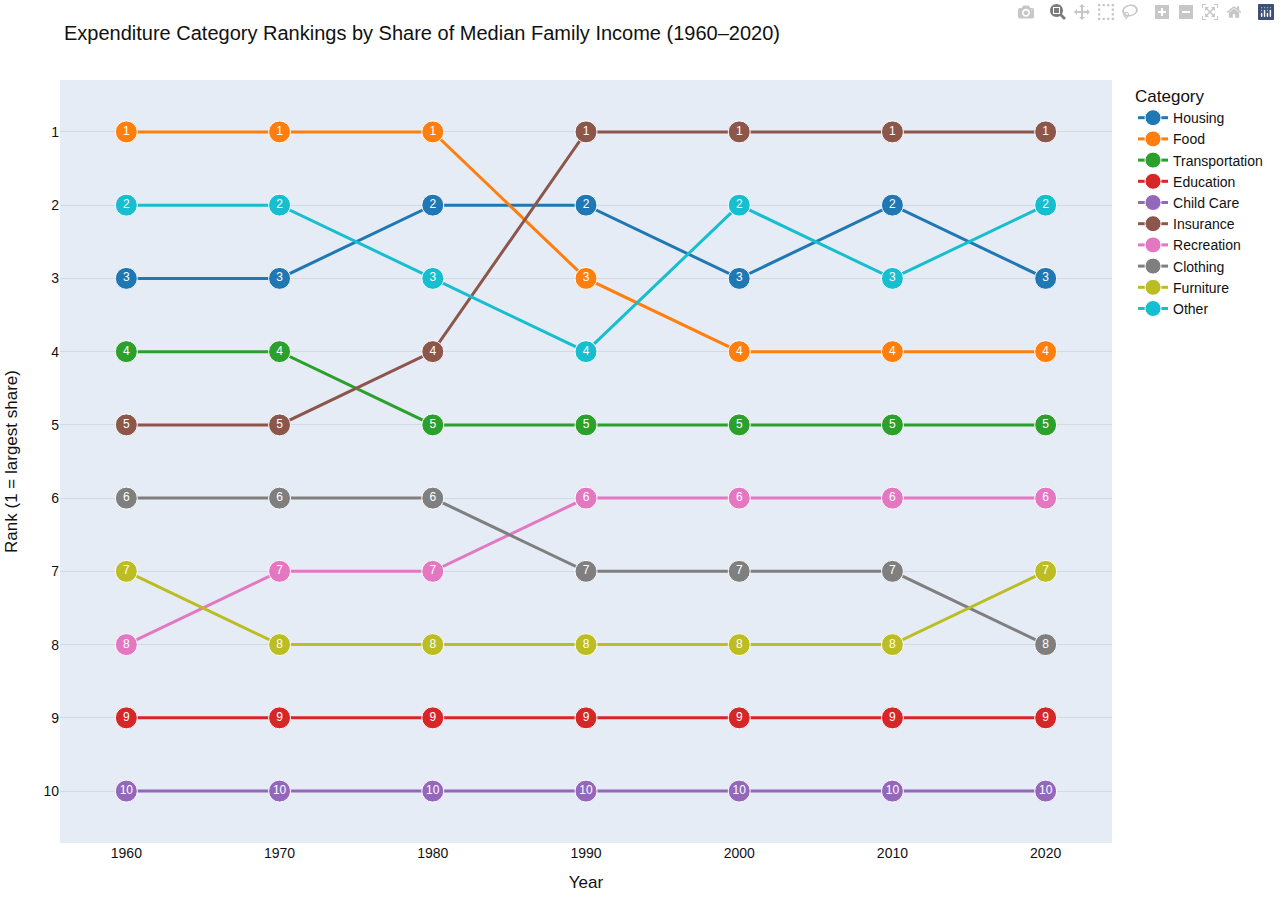
<file: bump_plot.html>
<html>
<head>
<style>
  html, body { height: 100%; width: 100%; margin: 0; padding: 0; overflow: hidden; }
  .plotly-graph-div { height: 100% !important; width: 100% !important; }
</style>
<meta charset="utf-8" /></head>
<body>
    <div>                        <script type="text/javascript">window.PlotlyConfig = {MathJaxConfig: 'local'};</script>
        <script charset="utf-8" src="https://cdn.plot.ly/plotly-2.27.0.min.js"></script>                <div id="ae0ab742-7702-4c60-8931-240d3b5626fc" class="plotly-graph-div" style="height:100%; width:100%;"></div>            <script type="text/javascript">                                    window.PLOTLYENV=window.PLOTLYENV || {};                                    if (document.getElementById("ae0ab742-7702-4c60-8931-240d3b5626fc")) {                    Plotly.newPlot(                        "ae0ab742-7702-4c60-8931-240d3b5626fc",                        [{"customdata":[[0.1712663808200978,962.5170602089496],[0.169194277620747,1669.4399372839107],[0.1784771175786143,3751.5890115024727],[0.1828671822533719,6464.354892656696],[0.17711309247176704,8984.947181092743],[0.18985364497727933,11436.783573431308],[0.1888572365536854,15930.107903303362]],"hovertemplate":"\u003cb\u003eHousing\u003c\u002fb\u003e\u003cbr\u003eYear: %{x}\u003cbr\u003eRank: %{y}\u003cbr\u003eShare of income: %{customdata[0]:.1%}\u003cbr\u003eEstimated $: %{customdata[1]:,.0f}\u003cextra\u003e\u003c\u002fextra\u003e","line":{"color":"#1f77b4","width":3},"marker":{"color":"#1f77b4","line":{"color":"white","width":1},"size":22},"mode":"lines+markers+text","name":"Housing","text":["3","3","2","2","3","2","3"],"textfont":{"color":"white","size":12},"textposition":"middle center","x":[1960,1970,1980,1990,2000,2010,2020],"y":[3,3,2,2,3,2,3],"type":"scatter"},{"customdata":[[0.25073977897216015,1409.1575578235402],[0.22440793908993634,2214.233135000402],[0.20614314429871583,4333.128893159007],[0.1716755132720083,6068.729394165493],[0.14028873774433925,7116.84766577033],[0.13864537103167796,8351.99715094828],[0.1423391718271622,12006.30914362113]],"hovertemplate":"\u003cb\u003eFood\u003c\u002fb\u003e\u003cbr\u003eYear: %{x}\u003cbr\u003eRank: %{y}\u003cbr\u003eShare of income: %{customdata[0]:.1%}\u003cbr\u003eEstimated $: %{customdata[1]:,.0f}\u003cextra\u003e\u003c\u002fextra\u003e","line":{"color":"#ff7f0e","width":3},"marker":{"color":"#ff7f0e","line":{"color":"white","width":1},"size":22},"mode":"lines+markers+text","name":"Food","text":["1","1","1","3","4","4","4"],"textfont":{"color":"white","size":12},"textposition":"middle center","x":[1960,1970,1980,1990,2000,2010,2020],"y":[1,1,1,3,4,4,4],"type":"scatter"},{"customdata":[[0.1345793828129718,756.3361314089015],[0.12504252200320384,1233.7945646056123],[0.13805880844272497,2901.996153466079],[0.11963526327423987,4229.106556744379],[0.11955099754269836,6064.822105341088],[0.09613181191580404,5790.980349808036],[0.08233412522337125,6944.883462591365]],"hovertemplate":"\u003cb\u003eTransportation\u003c\u002fb\u003e\u003cbr\u003eYear: %{x}\u003cbr\u003eRank: %{y}\u003cbr\u003eShare of income: %{customdata[0]:.1%}\u003cbr\u003eEstimated $: %{customdata[1]:,.0f}\u003cextra\u003e\u003c\u002fextra\u003e","line":{"color":"#2ca02c","width":3},"marker":{"color":"#2ca02c","line":{"color":"white","width":1},"size":22},"mode":"lines+markers+text","name":"Transportation","text":["4","4","5","5","5","5","5"],"textfont":{"color":"white","size":12},"textposition":"middle center","x":[1960,1970,1980,1990,2000,2010,2020],"y":[4,4,5,5,5,5,5],"type":"scatter"},{"customdata":[[0.009275922459085694,52.1306842200616],[0.014188432778124826,139.99726622175766],[0.013536554924494492,284.53838451287425],[0.015925464834021793,562.9651818826703],[0.018508155318486482,938.9187193068192],[0.02246493654739219,1353.2877776149055],[0.02035618117265449,1717.043881913406]],"hovertemplate":"\u003cb\u003eEducation\u003c\u002fb\u003e\u003cbr\u003eYear: %{x}\u003cbr\u003eRank: %{y}\u003cbr\u003eShare of income: %{customdata[0]:.1%}\u003cbr\u003eEstimated $: %{customdata[1]:,.0f}\u003cextra\u003e\u003c\u002fextra\u003e","line":{"color":"#d62728","width":3},"marker":{"color":"#d62728","line":{"color":"white","width":1},"size":22},"mode":"lines+markers+text","name":"Education","text":["9","9","9","9","9","9","9"],"textfont":{"color":"white","size":12},"textposition":"middle center","x":[1960,1970,1980,1990,2000,2010,2020],"y":[9,9,9,9,9,9,9],"type":"scatter"},{"customdata":[[0.000923968838697989,5.192704873482699],[0.0015570784445915105,15.363693012784434],[0.002471629384685951,51.95364966609869],[0.0030099811131233073,106.40283234890892],[0.00271353838874367,137.6578024609664],[0.00302701998858508,182.34768411236524],[0.002904151137281185,244.96514842966795]],"hovertemplate":"\u003cb\u003eChild Care\u003c\u002fb\u003e\u003cbr\u003eYear: %{x}\u003cbr\u003eRank: %{y}\u003cbr\u003eShare of income: %{customdata[0]:.1%}\u003cbr\u003eEstimated $: %{customdata[1]:,.0f}\u003cextra\u003e\u003c\u002fextra\u003e","line":{"color":"#9467bd","width":3},"marker":{"color":"#9467bd","line":{"color":"white","width":1},"size":22},"mode":"lines+markers+text","name":"Child Care","text":["10","10","10","10","10","10","10"],"textfont":{"color":"white","size":12},"textposition":"middle center","x":[1960,1970,1980,1990,2000,2010,2020],"y":[10,10,10,10,10,10,10],"type":"scatter"},{"customdata":[[0.08812730237333173,495.27543933812433],[0.12025377131512051,1186.543961566294],[0.15041124325756983,3161.644333274118],[0.19347838300611658,6839.460839266221],[0.2157989318739759,10947.479813966796],[0.24049555878527787,14487.45246122514],[0.2464320152834379,20786.540489157986]],"hovertemplate":"\u003cb\u003eInsurance\u003c\u002fb\u003e\u003cbr\u003eYear: %{x}\u003cbr\u003eRank: %{y}\u003cbr\u003eShare of income: %{customdata[0]:.1%}\u003cbr\u003eEstimated $: %{customdata[1]:,.0f}\u003cextra\u003e\u003c\u002fextra\u003e","line":{"color":"#8c564b","width":3},"marker":{"color":"#8c564b","line":{"color":"white","width":1},"size":22},"mode":"lines+markers+text","name":"Insurance","text":["5","5","4","1","1","1","1"],"textfont":{"color":"white","size":12},"textposition":"middle center","x":[1960,1970,1980,1990,2000,2010,2020],"y":[5,5,4,1,1,1,1],"type":"scatter"},{"customdata":[[0.038782535177244996,217.9578476961169],[0.0493657263376649,487.0916217737396],[0.049882130639350604,1048.5223860391498],[0.059681112650741906,2109.7273322037263],[0.07170624568967364,3637.657843837144],[0.06845394500877951,4123.665647328878],[0.06790724676705019,5727.976264800684]],"hovertemplate":"\u003cb\u003eRecreation\u003c\u002fb\u003e\u003cbr\u003eYear: %{x}\u003cbr\u003eRank: %{y}\u003cbr\u003eShare of income: %{customdata[0]:.1%}\u003cbr\u003eEstimated $: %{customdata[1]:,.0f}\u003cextra\u003e\u003c\u002fextra\u003e","line":{"color":"#e377c2","width":3},"marker":{"color":"#e377c2","line":{"color":"white","width":1},"size":22},"mode":"lines+markers+text","name":"Recreation","text":["8","7","7","6","6","6","6"],"textfont":{"color":"white","size":12},"textposition":"middle center","x":[1960,1970,1980,1990,2000,2010,2020],"y":[8,7,7,6,6,6,6],"type":"scatter"},{"customdata":[[0.0783259858687119,440.1920405821608],[0.07027727438598227,693.4258663664871],[0.058835860846180345,1236.7297949867109],[0.05125894133726648,1812.00357627237],[0.04149897616126306,2105.243060660875],[0.030858001983576237,1858.8860394906328],[0.025326825917395206,2136.3177661322857]],"hovertemplate":"\u003cb\u003eClothing\u003c\u002fb\u003e\u003cbr\u003eYear: %{x}\u003cbr\u003eRank: %{y}\u003cbr\u003eShare of income: %{customdata[0]:.1%}\u003cbr\u003eEstimated $: %{customdata[1]:,.0f}\u003cextra\u003e\u003c\u002fextra\u003e","line":{"color":"#7f7f7f","width":3},"marker":{"color":"#7f7f7f","line":{"color":"white","width":1},"size":22},"mode":"lines+markers+text","name":"Clothing","text":["6","6","6","7","7","7","8"],"textfont":{"color":"white","size":12},"textposition":"middle center","x":[1960,1970,1980,1990,2000,2010,2020],"y":[6,6,6,7,7,7,8],"type":"scatter"},{"customdata":[[0.04657286067999275,261.73947702155925],[0.04353016124343615,429.5121009889845],[0.03875322948339119,814.5928837408828],[0.03175116579338271,1122.403710796079],[0.030752252895926056,1560.0617894103289],[0.023481285457204962,1414.5126359420271],[0.02677110180599132,2258.142437335368]],"hovertemplate":"\u003cb\u003eFurniture\u003c\u002fb\u003e\u003cbr\u003eYear: %{x}\u003cbr\u003eRank: %{y}\u003cbr\u003eShare of income: %{customdata[0]:.1%}\u003cbr\u003eEstimated $: %{customdata[1]:,.0f}\u003cextra\u003e\u003c\u002fextra\u003e","line":{"color":"#bcbd22","width":3},"marker":{"color":"#bcbd22","line":{"color":"white","width":1},"size":22},"mode":"lines+markers+text","name":"Furniture","text":["7","8","8","8","8","8","7"],"textfont":{"color":"white","size":12},"textposition":"middle center","x":[1960,1970,1980,1990,2000,2010,2020],"y":[7,8,8,8,8,8,7],"type":"scatter"},{"customdata":[[0.1814058819977052,1019.5010568271032],[0.1821828167811926,1797.5978531800274],[0.16343028114427244,3435.3045096526066],[0.17071699246572716,6034.845683663455],[0.18206907191312657,9236.364018152912],[0.1865884243044228,11240.086680098431],[0.1967719443119709,16597.713502714745]],"hovertemplate":"\u003cb\u003eOther\u003c\u002fb\u003e\u003cbr\u003eYear: %{x}\u003cbr\u003eRank: %{y}\u003cbr\u003eShare of income: %{customdata[0]:.1%}\u003cbr\u003eEstimated $: %{customdata[1]:,.0f}\u003cextra\u003e\u003c\u002fextra\u003e","line":{"color":"#17becf","width":3},"marker":{"color":"#17becf","line":{"color":"white","width":1},"size":22},"mode":"lines+markers+text","name":"Other","text":["2","2","3","4","2","3","2"],"textfont":{"color":"white","size":12},"textposition":"middle center","x":[1960,1970,1980,1990,2000,2010,2020],"y":[2,2,3,4,2,3,2],"type":"scatter"}],                        {"template":{"data":{"histogram2dcontour":[{"type":"histogram2dcontour","colorbar":{"outlinewidth":0,"ticks":""},"colorscale":[[0.0,"#0d0887"],[0.1111111111111111,"#46039f"],[0.2222222222222222,"#7201a8"],[0.3333333333333333,"#9c179e"],[0.4444444444444444,"#bd3786"],[0.5555555555555556,"#d8576b"],[0.6666666666666666,"#ed7953"],[0.7777777777777778,"#fb9f3a"],[0.8888888888888888,"#fdca26"],[1.0,"#f0f921"]]}],"choropleth":[{"type":"choropleth","colorbar":{"outlinewidth":0,"ticks":""}}],"histogram2d":[{"type":"histogram2d","colorbar":{"outlinewidth":0,"ticks":""},"colorscale":[[0.0,"#0d0887"],[0.1111111111111111,"#46039f"],[0.2222222222222222,"#7201a8"],[0.3333333333333333,"#9c179e"],[0.4444444444444444,"#bd3786"],[0.5555555555555556,"#d8576b"],[0.6666666666666666,"#ed7953"],[0.7777777777777778,"#fb9f3a"],[0.8888888888888888,"#fdca26"],[1.0,"#f0f921"]]}],"heatmap":[{"type":"heatmap","colorbar":{"outlinewidth":0,"ticks":""},"colorscale":[[0.0,"#0d0887"],[0.1111111111111111,"#46039f"],[0.2222222222222222,"#7201a8"],[0.3333333333333333,"#9c179e"],[0.4444444444444444,"#bd3786"],[0.5555555555555556,"#d8576b"],[0.6666666666666666,"#ed7953"],[0.7777777777777778,"#fb9f3a"],[0.8888888888888888,"#fdca26"],[1.0,"#f0f921"]]}],"heatmapgl":[{"type":"heatmapgl","colorbar":{"outlinewidth":0,"ticks":""},"colorscale":[[0.0,"#0d0887"],[0.1111111111111111,"#46039f"],[0.2222222222222222,"#7201a8"],[0.3333333333333333,"#9c179e"],[0.4444444444444444,"#bd3786"],[0.5555555555555556,"#d8576b"],[0.6666666666666666,"#ed7953"],[0.7777777777777778,"#fb9f3a"],[0.8888888888888888,"#fdca26"],[1.0,"#f0f921"]]}],"contourcarpet":[{"type":"contourcarpet","colorbar":{"outlinewidth":0,"ticks":""}}],"contour":[{"type":"contour","colorbar":{"outlinewidth":0,"ticks":""},"colorscale":[[0.0,"#0d0887"],[0.1111111111111111,"#46039f"],[0.2222222222222222,"#7201a8"],[0.3333333333333333,"#9c179e"],[0.4444444444444444,"#bd3786"],[0.5555555555555556,"#d8576b"],[0.6666666666666666,"#ed7953"],[0.7777777777777778,"#fb9f3a"],[0.8888888888888888,"#fdca26"],[1.0,"#f0f921"]]}],"surface":[{"type":"surface","colorbar":{"outlinewidth":0,"ticks":""},"colorscale":[[0.0,"#0d0887"],[0.1111111111111111,"#46039f"],[0.2222222222222222,"#7201a8"],[0.3333333333333333,"#9c179e"],[0.4444444444444444,"#bd3786"],[0.5555555555555556,"#d8576b"],[0.6666666666666666,"#ed7953"],[0.7777777777777778,"#fb9f3a"],[0.8888888888888888,"#fdca26"],[1.0,"#f0f921"]]}],"mesh3d":[{"type":"mesh3d","colorbar":{"outlinewidth":0,"ticks":""}}],"scatter":[{"fillpattern":{"fillmode":"overlay","size":10,"solidity":0.2},"type":"scatter"}],"parcoords":[{"type":"parcoords","line":{"colorbar":{"outlinewidth":0,"ticks":""}}}],"scatterpolargl":[{"type":"scatterpolargl","marker":{"colorbar":{"outlinewidth":0,"ticks":""}}}],"bar":[{"error_x":{"color":"#2a3f5f"},"error_y":{"color":"#2a3f5f"},"marker":{"line":{"color":"#E5ECF6","width":0.5},"pattern":{"fillmode":"overlay","size":10,"solidity":0.2}},"type":"bar"}],"scattergeo":[{"type":"scattergeo","marker":{"colorbar":{"outlinewidth":0,"ticks":""}}}],"scatterpolar":[{"type":"scatterpolar","marker":{"colorbar":{"outlinewidth":0,"ticks":""}}}],"histogram":[{"marker":{"pattern":{"fillmode":"overlay","size":10,"solidity":0.2}},"type":"histogram"}],"scattergl":[{"type":"scattergl","marker":{"colorbar":{"outlinewidth":0,"ticks":""}}}],"scatter3d":[{"type":"scatter3d","line":{"colorbar":{"outlinewidth":0,"ticks":""}},"marker":{"colorbar":{"outlinewidth":0,"ticks":""}}}],"scattermapbox":[{"type":"scattermapbox","marker":{"colorbar":{"outlinewidth":0,"ticks":""}}}],"scatterternary":[{"type":"scatterternary","marker":{"colorbar":{"outlinewidth":0,"ticks":""}}}],"scattercarpet":[{"type":"scattercarpet","marker":{"colorbar":{"outlinewidth":0,"ticks":""}}}],"carpet":[{"aaxis":{"endlinecolor":"#2a3f5f","gridcolor":"white","linecolor":"white","minorgridcolor":"white","startlinecolor":"#2a3f5f"},"baxis":{"endlinecolor":"#2a3f5f","gridcolor":"white","linecolor":"white","minorgridcolor":"white","startlinecolor":"#2a3f5f"},"type":"carpet"}],"table":[{"cells":{"fill":{"color":"#EBF0F8"},"line":{"color":"white"}},"header":{"fill":{"color":"#C8D4E3"},"line":{"color":"white"}},"type":"table"}],"barpolar":[{"marker":{"line":{"color":"#E5ECF6","width":0.5},"pattern":{"fillmode":"overlay","size":10,"solidity":0.2}},"type":"barpolar"}],"pie":[{"automargin":true,"type":"pie"}]},"layout":{"autotypenumbers":"strict","colorway":["#636efa","#EF553B","#00cc96","#ab63fa","#FFA15A","#19d3f3","#FF6692","#B6E880","#FF97FF","#FECB52"],"font":{"color":"#2a3f5f"},"hovermode":"closest","hoverlabel":{"align":"left"},"paper_bgcolor":"white","plot_bgcolor":"#E5ECF6","polar":{"bgcolor":"#E5ECF6","angularaxis":{"gridcolor":"white","linecolor":"white","ticks":""},"radialaxis":{"gridcolor":"white","linecolor":"white","ticks":""}},"ternary":{"bgcolor":"#E5ECF6","aaxis":{"gridcolor":"white","linecolor":"white","ticks":""},"baxis":{"gridcolor":"white","linecolor":"white","ticks":""},"caxis":{"gridcolor":"white","linecolor":"white","ticks":""}},"coloraxis":{"colorbar":{"outlinewidth":0,"ticks":""}},"colorscale":{"sequential":[[0.0,"#0d0887"],[0.1111111111111111,"#46039f"],[0.2222222222222222,"#7201a8"],[0.3333333333333333,"#9c179e"],[0.4444444444444444,"#bd3786"],[0.5555555555555556,"#d8576b"],[0.6666666666666666,"#ed7953"],[0.7777777777777778,"#fb9f3a"],[0.8888888888888888,"#fdca26"],[1.0,"#f0f921"]],"sequentialminus":[[0.0,"#0d0887"],[0.1111111111111111,"#46039f"],[0.2222222222222222,"#7201a8"],[0.3333333333333333,"#9c179e"],[0.4444444444444444,"#bd3786"],[0.5555555555555556,"#d8576b"],[0.6666666666666666,"#ed7953"],[0.7777777777777778,"#fb9f3a"],[0.8888888888888888,"#fdca26"],[1.0,"#f0f921"]],"diverging":[[0,"#8e0152"],[0.1,"#c51b7d"],[0.2,"#de77ae"],[0.3,"#f1b6da"],[0.4,"#fde0ef"],[0.5,"#f7f7f7"],[0.6,"#e6f5d0"],[0.7,"#b8e186"],[0.8,"#7fbc41"],[0.9,"#4d9221"],[1,"#276419"]]},"xaxis":{"gridcolor":"white","linecolor":"white","ticks":"","title":{"standoff":15},"zerolinecolor":"white","automargin":true,"zerolinewidth":2},"yaxis":{"gridcolor":"white","linecolor":"white","ticks":"","title":{"standoff":15},"zerolinecolor":"white","automargin":true,"zerolinewidth":2},"scene":{"xaxis":{"backgroundcolor":"#E5ECF6","gridcolor":"white","linecolor":"white","showbackground":true,"ticks":"","zerolinecolor":"white","gridwidth":2},"yaxis":{"backgroundcolor":"#E5ECF6","gridcolor":"white","linecolor":"white","showbackground":true,"ticks":"","zerolinecolor":"white","gridwidth":2},"zaxis":{"backgroundcolor":"#E5ECF6","gridcolor":"white","linecolor":"white","showbackground":true,"ticks":"","zerolinecolor":"white","gridwidth":2}},"shapedefaults":{"line":{"color":"#2a3f5f"}},"annotationdefaults":{"arrowcolor":"#2a3f5f","arrowhead":0,"arrowwidth":1},"geo":{"bgcolor":"white","landcolor":"#E5ECF6","subunitcolor":"white","showland":true,"showlakes":true,"lakecolor":"white"},"title":{"x":0.05},"mapbox":{"style":"light"}}},"font":{"size":14,"color":"#111"},"xaxis":{"title":{"text":"Year"},"tickmode":"array","tickvals":[1960,1970,1980,1990,2000,2010,2020],"showgrid":false},"yaxis":{"title":{"text":"Rank (1 = largest share)"},"autorange":"reversed","tickmode":"linear","dtick":1,"range":[10.5,0.5],"gridcolor":"rgba(0,0,0,0.08)"},"margin":{"l":60,"r":20,"t":60,"b":50},"title":{"text":"Expenditure Category Rankings by Share of Median Family Income (1960–2020)"},"height":650,"width":1100,"paper_bgcolor":"white","legend":{"title":{"text":"Category"}}},                        {"responsive": true}                    )                };                            </script>        </div>
<script>
(function(){
  function ready(fn){
    if (document.readyState !== 'loading') fn();
    else document.addEventListener('DOMContentLoaded', fn);
  }
  ready(function(){
    var gd = document.querySelector('.plotly-graph-div');
    if (!gd || !window.Plotly) return;

    function resize(){
      try {
        var parent = gd.parentElement || document.body;
        var w = parent.clientWidth || window.innerWidth;
        var h = parent.clientHeight || window.innerHeight;

        var curT = (gd.layout && gd.layout.margin && typeof gd.layout.margin.t === 'number') ? gd.layout.margin.t : 0;
        var minT = 80;
        Plotly.relayout(gd, { width: w, height: h, 'margin.t': Math.max(curT, minT) });
        Plotly.Plots.resize(gd);
      } catch (e) {}
    }

    window.addEventListener('resize', resize);
    setTimeout(resize, 50);
    setTimeout(resize, 250);
    setTimeout(resize, 800);
  });
})();
</script>
</body>
</html>
</file>
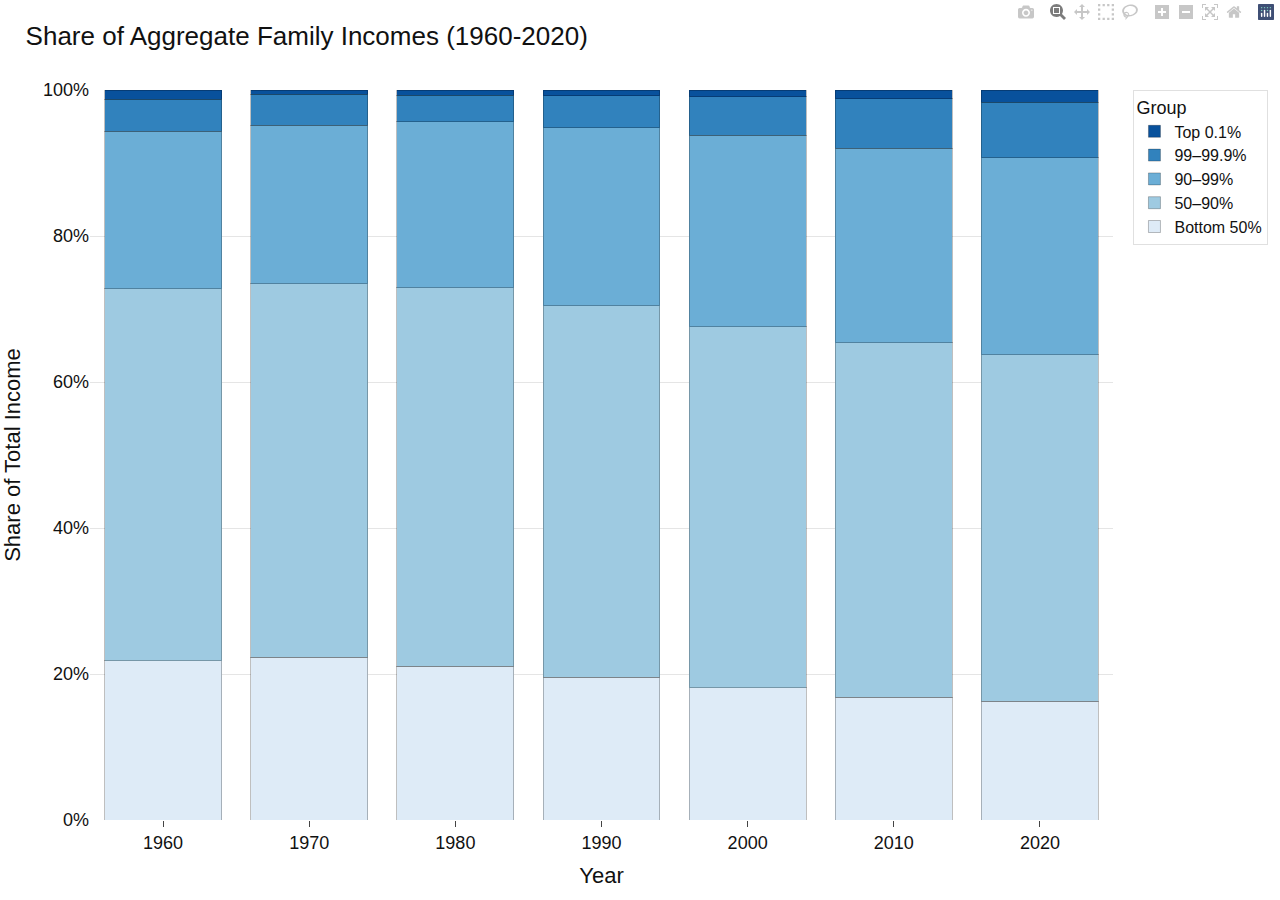
<file: income_dist_ipums.html>
<html>
<head>
<style>
  html, body { height: 100%; width: 100%; margin: 0; padding: 0; overflow: hidden; }
  .plotly-graph-div { height: 100% !important; width: 100% !important; }
</style>
<meta charset="utf-8" /></head>
<body>
    <div>                        <script type="text/javascript">window.PlotlyConfig = {MathJaxConfig: 'local'};</script>
        <script charset="utf-8" src="https://cdn.plot.ly/plotly-2.27.0.min.js"></script>                <div id="85597a2a-f52d-42ed-a9c9-0b74c6c69cd3" class="plotly-graph-div" style="height:100%; width:100%;"></div>            <script type="text/javascript">                                    window.PLOTLYENV=window.PLOTLYENV || {};                                    if (document.getElementById("85597a2a-f52d-42ed-a9c9-0b74c6c69cd3")) {                    Plotly.newPlot(                        "85597a2a-f52d-42ed-a9c9-0b74c6c69cd3",                        [{"hovertemplate":"Bottom 50%\u003cbr\u003eYear: %{x}\u003cbr\u003eShare: %{y:.2%}\u003cextra\u003e\u003c\u002fextra\u003e","marker":{"color":"#deebf7","line":{"color":"rgba(0,0,0,0.25)","width":1}},"name":"Bottom 50%","x":[1960,1970,1980,1990,2000,2010,2020],"y":[0.21834936127873508,0.22311863229221798,0.21070859326845218,0.19571380824605386,0.18090098177484612,0.16823452688263754,0.16259286236406165],"type":"bar"},{"hovertemplate":"50–90%\u003cbr\u003eYear: %{x}\u003cbr\u003eShare: %{y:.2%}\u003cextra\u003e\u003c\u002fextra\u003e","marker":{"color":"#9ecae1","line":{"color":"rgba(0,0,0,0.25)","width":1}},"name":"50–90%","x":[1960,1970,1980,1990,2000,2010,2020],"y":[0.5093152059726469,0.511613339475026,0.518424649592903,0.5089898883399986,0.49501810399221563,0.4856984875269801,0.474959335537222],"type":"bar"},{"hovertemplate":"90–99%\u003cbr\u003eYear: %{x}\u003cbr\u003eShare: %{y:.2%}\u003cextra\u003e\u003c\u002fextra\u003e","marker":{"color":"#6baed6","line":{"color":"rgba(0,0,0,0.25)","width":1}},"name":"90–99%","x":[1960,1970,1980,1990,2000,2010,2020],"y":[0.21580469533767563,0.2170158603784131,0.22704101174965827,0.24376036573913826,0.2620221459664287,0.26635671568597913,0.26983231533910956],"type":"bar"},{"hovertemplate":"99–99.9%\u003cbr\u003eYear: %{x}\u003cbr\u003eShare: %{y:.2%}\u003cextra\u003e\u003c\u002fextra\u003e","marker":{"color":"#3182bd","line":{"color":"rgba(0,0,0,0.25)","width":1}},"name":"99–99.9%","x":[1960,1970,1980,1990,2000,2010,2020],"y":[0.043956733495429265,0.042764925946956855,0.03665221516588257,0.04358399750465598,0.05313400179215158,0.06779295604990931,0.07557712203513461],"type":"bar"},{"hovertemplate":"Top 0.1%\u003cbr\u003eYear: %{x}\u003cbr\u003eShare: %{y:.2%}\u003cextra\u003e\u003c\u002fextra\u003e","marker":{"color":"#08519c","line":{"color":"rgba(0,0,0,0.25)","width":1}},"name":"Top 0.1%","x":[1960,1970,1980,1990,2000,2010,2020],"y":[0.01257400391551308,0.005487241907386092,0.007173530223103911,0.007951940170153297,0.008924766474357922,0.011917313854493948,0.017038364724472115],"type":"bar"}],                        {"template":{"data":{"histogram2dcontour":[{"type":"histogram2dcontour","colorbar":{"outlinewidth":0,"ticks":""},"colorscale":[[0.0,"#0d0887"],[0.1111111111111111,"#46039f"],[0.2222222222222222,"#7201a8"],[0.3333333333333333,"#9c179e"],[0.4444444444444444,"#bd3786"],[0.5555555555555556,"#d8576b"],[0.6666666666666666,"#ed7953"],[0.7777777777777778,"#fb9f3a"],[0.8888888888888888,"#fdca26"],[1.0,"#f0f921"]]}],"choropleth":[{"type":"choropleth","colorbar":{"outlinewidth":0,"ticks":""}}],"histogram2d":[{"type":"histogram2d","colorbar":{"outlinewidth":0,"ticks":""},"colorscale":[[0.0,"#0d0887"],[0.1111111111111111,"#46039f"],[0.2222222222222222,"#7201a8"],[0.3333333333333333,"#9c179e"],[0.4444444444444444,"#bd3786"],[0.5555555555555556,"#d8576b"],[0.6666666666666666,"#ed7953"],[0.7777777777777778,"#fb9f3a"],[0.8888888888888888,"#fdca26"],[1.0,"#f0f921"]]}],"heatmap":[{"type":"heatmap","colorbar":{"outlinewidth":0,"ticks":""},"colorscale":[[0.0,"#0d0887"],[0.1111111111111111,"#46039f"],[0.2222222222222222,"#7201a8"],[0.3333333333333333,"#9c179e"],[0.4444444444444444,"#bd3786"],[0.5555555555555556,"#d8576b"],[0.6666666666666666,"#ed7953"],[0.7777777777777778,"#fb9f3a"],[0.8888888888888888,"#fdca26"],[1.0,"#f0f921"]]}],"heatmapgl":[{"type":"heatmapgl","colorbar":{"outlinewidth":0,"ticks":""},"colorscale":[[0.0,"#0d0887"],[0.1111111111111111,"#46039f"],[0.2222222222222222,"#7201a8"],[0.3333333333333333,"#9c179e"],[0.4444444444444444,"#bd3786"],[0.5555555555555556,"#d8576b"],[0.6666666666666666,"#ed7953"],[0.7777777777777778,"#fb9f3a"],[0.8888888888888888,"#fdca26"],[1.0,"#f0f921"]]}],"contourcarpet":[{"type":"contourcarpet","colorbar":{"outlinewidth":0,"ticks":""}}],"contour":[{"type":"contour","colorbar":{"outlinewidth":0,"ticks":""},"colorscale":[[0.0,"#0d0887"],[0.1111111111111111,"#46039f"],[0.2222222222222222,"#7201a8"],[0.3333333333333333,"#9c179e"],[0.4444444444444444,"#bd3786"],[0.5555555555555556,"#d8576b"],[0.6666666666666666,"#ed7953"],[0.7777777777777778,"#fb9f3a"],[0.8888888888888888,"#fdca26"],[1.0,"#f0f921"]]}],"surface":[{"type":"surface","colorbar":{"outlinewidth":0,"ticks":""},"colorscale":[[0.0,"#0d0887"],[0.1111111111111111,"#46039f"],[0.2222222222222222,"#7201a8"],[0.3333333333333333,"#9c179e"],[0.4444444444444444,"#bd3786"],[0.5555555555555556,"#d8576b"],[0.6666666666666666,"#ed7953"],[0.7777777777777778,"#fb9f3a"],[0.8888888888888888,"#fdca26"],[1.0,"#f0f921"]]}],"mesh3d":[{"type":"mesh3d","colorbar":{"outlinewidth":0,"ticks":""}}],"scatter":[{"fillpattern":{"fillmode":"overlay","size":10,"solidity":0.2},"type":"scatter"}],"parcoords":[{"type":"parcoords","line":{"colorbar":{"outlinewidth":0,"ticks":""}}}],"scatterpolargl":[{"type":"scatterpolargl","marker":{"colorbar":{"outlinewidth":0,"ticks":""}}}],"bar":[{"error_x":{"color":"#2a3f5f"},"error_y":{"color":"#2a3f5f"},"marker":{"line":{"color":"#E5ECF6","width":0.5},"pattern":{"fillmode":"overlay","size":10,"solidity":0.2}},"type":"bar"}],"scattergeo":[{"type":"scattergeo","marker":{"colorbar":{"outlinewidth":0,"ticks":""}}}],"scatterpolar":[{"type":"scatterpolar","marker":{"colorbar":{"outlinewidth":0,"ticks":""}}}],"histogram":[{"marker":{"pattern":{"fillmode":"overlay","size":10,"solidity":0.2}},"type":"histogram"}],"scattergl":[{"type":"scattergl","marker":{"colorbar":{"outlinewidth":0,"ticks":""}}}],"scatter3d":[{"type":"scatter3d","line":{"colorbar":{"outlinewidth":0,"ticks":""}},"marker":{"colorbar":{"outlinewidth":0,"ticks":""}}}],"scattermapbox":[{"type":"scattermapbox","marker":{"colorbar":{"outlinewidth":0,"ticks":""}}}],"scatterternary":[{"type":"scatterternary","marker":{"colorbar":{"outlinewidth":0,"ticks":""}}}],"scattercarpet":[{"type":"scattercarpet","marker":{"colorbar":{"outlinewidth":0,"ticks":""}}}],"carpet":[{"aaxis":{"endlinecolor":"#2a3f5f","gridcolor":"white","linecolor":"white","minorgridcolor":"white","startlinecolor":"#2a3f5f"},"baxis":{"endlinecolor":"#2a3f5f","gridcolor":"white","linecolor":"white","minorgridcolor":"white","startlinecolor":"#2a3f5f"},"type":"carpet"}],"table":[{"cells":{"fill":{"color":"#EBF0F8"},"line":{"color":"white"}},"header":{"fill":{"color":"#C8D4E3"},"line":{"color":"white"}},"type":"table"}],"barpolar":[{"marker":{"line":{"color":"#E5ECF6","width":0.5},"pattern":{"fillmode":"overlay","size":10,"solidity":0.2}},"type":"barpolar"}],"pie":[{"automargin":true,"type":"pie"}]},"layout":{"autotypenumbers":"strict","colorway":["#636efa","#EF553B","#00cc96","#ab63fa","#FFA15A","#19d3f3","#FF6692","#B6E880","#FF97FF","#FECB52"],"font":{"color":"#2a3f5f"},"hovermode":"closest","hoverlabel":{"align":"left"},"paper_bgcolor":"white","plot_bgcolor":"#E5ECF6","polar":{"bgcolor":"#E5ECF6","angularaxis":{"gridcolor":"white","linecolor":"white","ticks":""},"radialaxis":{"gridcolor":"white","linecolor":"white","ticks":""}},"ternary":{"bgcolor":"#E5ECF6","aaxis":{"gridcolor":"white","linecolor":"white","ticks":""},"baxis":{"gridcolor":"white","linecolor":"white","ticks":""},"caxis":{"gridcolor":"white","linecolor":"white","ticks":""}},"coloraxis":{"colorbar":{"outlinewidth":0,"ticks":""}},"colorscale":{"sequential":[[0.0,"#0d0887"],[0.1111111111111111,"#46039f"],[0.2222222222222222,"#7201a8"],[0.3333333333333333,"#9c179e"],[0.4444444444444444,"#bd3786"],[0.5555555555555556,"#d8576b"],[0.6666666666666666,"#ed7953"],[0.7777777777777778,"#fb9f3a"],[0.8888888888888888,"#fdca26"],[1.0,"#f0f921"]],"sequentialminus":[[0.0,"#0d0887"],[0.1111111111111111,"#46039f"],[0.2222222222222222,"#7201a8"],[0.3333333333333333,"#9c179e"],[0.4444444444444444,"#bd3786"],[0.5555555555555556,"#d8576b"],[0.6666666666666666,"#ed7953"],[0.7777777777777778,"#fb9f3a"],[0.8888888888888888,"#fdca26"],[1.0,"#f0f921"]],"diverging":[[0,"#8e0152"],[0.1,"#c51b7d"],[0.2,"#de77ae"],[0.3,"#f1b6da"],[0.4,"#fde0ef"],[0.5,"#f7f7f7"],[0.6,"#e6f5d0"],[0.7,"#b8e186"],[0.8,"#7fbc41"],[0.9,"#4d9221"],[1,"#276419"]]},"xaxis":{"gridcolor":"white","linecolor":"white","ticks":"","title":{"standoff":15},"zerolinecolor":"white","automargin":true,"zerolinewidth":2},"yaxis":{"gridcolor":"white","linecolor":"white","ticks":"","title":{"standoff":15},"zerolinecolor":"white","automargin":true,"zerolinewidth":2},"scene":{"xaxis":{"backgroundcolor":"#E5ECF6","gridcolor":"white","linecolor":"white","showbackground":true,"ticks":"","zerolinecolor":"white","gridwidth":2},"yaxis":{"backgroundcolor":"#E5ECF6","gridcolor":"white","linecolor":"white","showbackground":true,"ticks":"","zerolinecolor":"white","gridwidth":2},"zaxis":{"backgroundcolor":"#E5ECF6","gridcolor":"white","linecolor":"white","showbackground":true,"ticks":"","zerolinecolor":"white","gridwidth":2}},"shapedefaults":{"line":{"color":"#2a3f5f"}},"annotationdefaults":{"arrowcolor":"#2a3f5f","arrowhead":0,"arrowwidth":1},"geo":{"bgcolor":"white","landcolor":"#E5ECF6","subunitcolor":"white","showland":true,"showlakes":true,"lakecolor":"white"},"title":{"x":0.05},"mapbox":{"style":"light"}}},"title":{"font":{"size":26},"text":"Share of Aggregate Family Incomes (1960-2020)","x":0.02,"xanchor":"left"},"font":{"size":18,"color":"#111"},"margin":{"l":90,"r":40,"t":90,"b":80},"legend":{"title":{"font":{"size":18},"text":"Group"},"font":{"size":16},"y":1.0,"yanchor":"top","x":1.02,"xanchor":"left","bgcolor":"rgba(255,255,255,0.85)","bordercolor":"rgba(0,0,0,0.12)","borderwidth":1},"xaxis":{"title":{"text":"Year"},"tickmode":"array","tickvals":[1960,1970,1980,1990,2000,2010,2020],"ticktext":["1960","1970","1980","1990","2000","2010","2020"],"showgrid":false,"ticks":"outside","ticklen":6},"yaxis":{"title":{"text":"Share of Total Income"},"tickformat":".0%","range":[0,1],"showgrid":true,"gridcolor":"rgba(0,0,0,0.10)","zeroline":false},"barmode":"stack","height":720,"width":1100,"paper_bgcolor":"white","plot_bgcolor":"white"},                        {"responsive": true}                    )                };                            </script>        </div>
<script>
(function(){
  function ready(fn){
    if (document.readyState !== 'loading') fn();
    else document.addEventListener('DOMContentLoaded', fn);
  }
  ready(function(){
    var gd = document.querySelector('.plotly-graph-div');
    if (!gd || !window.Plotly) return;

    function resize(){
      try {
        var parent = gd.parentElement || document.body;
        var w = parent.clientWidth || window.innerWidth;
        var h = parent.clientHeight || window.innerHeight;

        var curT = (gd.layout && gd.layout.margin && typeof gd.layout.margin.t === 'number') ? gd.layout.margin.t : 0;
        var minT = 80;
        Plotly.relayout(gd, { width: w, height: h, 'margin.t': Math.max(curT, minT) });
        Plotly.Plots.resize(gd);
      } catch (e) {}
    }

    window.addEventListener('resize', resize);
    setTimeout(resize, 50);
    setTimeout(resize, 250);
    setTimeout(resize, 800);
  });
})();
</script>
</body>
</html>
</file>
<file: styles.css>
@import url('http://fonts.googleapis.com/css?family=Arvo:700|Open+Sans:400italic,400');

@import url('http://fast.fonts.com/cssapi/95b765fd-fae4-4f1b-8155-d8244914a5c6.css');

aside,
footer,
header,
nav,
section {
  display: block;
}
[hidden] {
  display: none;
}
html {
  font-family: sans-serif;
  -ms-text-size-adjust: 100%;
  -webkit-text-size-adjust: 100%;
}
body {
  margin: 0;
}
a:focus {
  outline: thin dotted;
}
a:active,
a:hover {
  outline: 0;
}
h1 {
  font-size: 2em;
  margin: 0.67em 0;
}
abbr[title] {
  border-bottom: 1px dotted;
}
fieldset {
  border: 1px solid #c0c0c0;
  margin: 0 2px;
  padding: 0.35em 0.625em 0.75em;
}
body {
  color: #0f2a36;
  font-family: 'Open Sans', Frutiger, "Frutiger Linotype", Univers, Calibri, "Gill Sans", "Gill Sans MT", "Myriad Pro", Myriad, "DejaVu Sans Condensed", "Liberation Sans", "Nimbus Sans L", Tahoma, Geneva, "Helvetica Neue", Helvetica, Arial, sans-serif;
  font-size: 16px;
  line-height: 1.25em;
}
h1 {
  font-family: 'Adelle W01 Bold', 'Arvo', Constantia, "Lucida Bright", Lucidabright, "Lucida Serif", Lucida, "DejaVu Serif", "Bitstream Vera Serif", "Liberation Serif", Georgia, serif;
  font-size: 91px;
  font-weight: 500;
}
h2 {
  color: #dd3b2a;
  font-size: 22px;
  font-style: italic;
  font-weight: 400;
}
h3 {
  color: #dd3b2a;
  font-family: 'Adelle W01 Bold', 'Arvo', Constantia, "Lucida Bright", Lucidabright, "Lucida Serif", Lucida, "DejaVu Serif", "Bitstream Vera Serif", "Liberation Serif", Georgia, serif;
  font-size: 40px;
  font-weight: 500;
  line-height: 1.25em;
  margin: 0.5em 0;
}
h3 + p {
  margin-top: 0;
}
a {
  color: #2babe1;
  text-decoration: none;
}
abbr[title] {
  border: none;
}
.preamble abbr,
.supporting div abbr,
.requirements abbr {
  border-bottom: 1px dotted #30e0ad;
}
.preamble abbr:hover:after,
.supporting div abbr:hover:after,
.requirements abbr:hover:after {
  content: ' (' attr(title) ')';
  text-shadow: 0 0 1em #dd3b2a;
}
.spin from {
  -webkit-transform: rotate(0deg);
  -moz-transform: rotate(0deg);
  -ms-transform: rotate(0deg);
  -o-transform: rotate(0deg);
  transform: rotate(0deg);
}
.spin to {
  -webkit-transform: rotate(360deg);
  -moz-transform: rotate(360deg);
  -ms-transform: rotate(360deg);
  -o-transform: rotate(360deg);
  transform: rotate(360deg);
}
.rise from {
  top: 100%;
}
.rise to {
  top: 165px;
}
.rise-short from {
  top: 100%;
}
.rise-short to {
  top: 275px;
}
@-webkit-keyframes spin {
  from {
    -webkit-transform: rotate(0deg);
    -moz-transform: rotate(0deg);
    -ms-transform: rotate(0deg);
    -o-transform: rotate(0deg);
    transform: rotate(0deg);
  }
  to {
    -webkit-transform: rotate(360deg);
    -moz-transform: rotate(360deg);
    -ms-transform: rotate(360deg);
    -o-transform: rotate(360deg);
    transform: rotate(360deg);
  }
}
@-moz-keyframes spin {
  from {
    -webkit-transform: rotate(0deg);
    -moz-transform: rotate(0deg);
    -ms-transform: rotate(0deg);
    -o-transform: rotate(0deg);
    transform: rotate(0deg);
  }
  to {
    -webkit-transform: rotate(360deg);
    -moz-transform: rotate(360deg);
    -ms-transform: rotate(360deg);
    -o-transform: rotate(360deg);
    transform: rotate(360deg);
  }
}
@-ms-keyframes spin {
  from {
    -webkit-transform: rotate(0deg);
    -moz-transform: rotate(0deg);
    -ms-transform: rotate(0deg);
    -o-transform: rotate(0deg);
    transform: rotate(0deg);
  }
  to {
    -webkit-transform: rotate(360deg);
    -moz-transform: rotate(360deg);
    -ms-transform: rotate(360deg);
    -o-transform: rotate(360deg);
    transform: rotate(360deg);
  }
}
@-o-keyframes spin {
  from {
    -webkit-transform: rotate(0deg);
    -moz-transform: rotate(0deg);
    -ms-transform: rotate(0deg);
    -o-transform: rotate(0deg);
    transform: rotate(0deg);
  }
  to {
    -webkit-transform: rotate(360deg);
    -moz-transform: rotate(360deg);
    -ms-transform: rotate(360deg);
    -o-transform: rotate(360deg);
    transform: rotate(360deg);
  }
}
@keyframes spin {
  from {
    -webkit-transform: rotate(0deg);
    -moz-transform: rotate(0deg);
    -ms-transform: rotate(0deg);
    -o-transform: rotate(0deg);
    transform: rotate(0deg);
  }
  to {
    -webkit-transform: rotate(360deg);
    -moz-transform: rotate(360deg);
    -ms-transform: rotate(360deg);
    -o-transform: rotate(360deg);
    transform: rotate(360deg);
  }
}
@-webkit-keyframes rise {
  from {
    top: 100%;
  }
  to {
    top: 165px;
  }
}
@-moz-keyframes rise {
  from {
    top: 100%;
  }
  to {
    top: 165px;
  }
}
@-ms-keyframes rise {
  from {
    top: 100%;
  }
  to {
    top: 165px;
  }
}
@-o-keyframes rise {
  from {
    top: 100%;
  }
  to {
    top: 165px;
  }
}
@keyframes rise {
  from {
    top: 100%;
  }
  to {
    top: 165px;
  }
}
@-webkit-keyframes rise-short {
  from {
    top: 100%;
  }
  to {
    top: 275px;
  }
}
@-moz-keyframes rise-short {
  from {
    top: 100%;
  }
  to {
    top: 275px;
  }
}
@-ms-keyframes rise-short {
  from {
    top: 100%;
  }
  to {
    top: 275px;
  }
}
@-o-keyframes rise-short {
  from {
    top: 100%;
  }
  to {
    top: 275px;
  }
}
@keyframes rise-short {
  from {
    top: 100%;
  }
  to {
    top: 275px;
  }
}
aside:before {
  -webkit-animation: spin 8s infinite linear;
  -moz-animation: spin 8s infinite linear;
  -ms-animation: spin 8s infinite linear;
  -o-animation: spin 8s infinite linear;
}
aside:after {
  -webkit-animation: rise 1.5s 1 ease;
  -moz-animation: rise 1.5s 1 ease;
  -ms-animation: rise 1.5s 1 ease;
  -o-animation: rise 1.5s 1 ease;
}
header {
  margin: 0 auto;
  max-width: 1040px;
  position: relative;
  text-align: center;
  top: 0;
  width: 100%;
  z-index: 1;
}
header h1 {
  border-top: 4px solid white;
  color: #00374f;
  display: inline-block;
  min-height: 70px;
  margin: 55px auto 0;
  padding: 0 10px;
  z-index: 2;
}
header h1:after {
  background-color: #dd3b2a;
  content: '';
  height: 2px;
  left: 0;
  margin-top: -3px;
  position: absolute;
  width: 100%;
  z-index: -1;
}
header h2 {
  text-align: right;
  max-width: 695px;
  margin: -10px auto 0;
  width: 100%;
}
.summary {
  position: relative;
  max-width: 1040px;
  margin: 80px auto 0;
  width: 100%;
  z-index: 2;
}
.summary p {
  clear: right;
  color: #dd3b2a;
  float: right;
  font-style: italic;
  margin: 0;
  width: 300px;
}
.summary p a:last-child {
  white-space: nowrap;
}
.preamble {
  clear: left;
  float: left;
  left: 50%;
  margin-left: -520px;
  max-width: 495px;
  position: relative;
  top: 298px;
  width: 50%;
  z-index: 4;
}
.intro {
  background: #edf6ff;
  background: -moz-linear-gradient(top, #ffffff 0%, #edf6ff 100%);
  background: -webkit-gradient(linear, left top, left bottom, color-stop(0%, #ffffff), color-stop(100%, #edf6ff));
  background: -webkit-linear-gradient(top, #ffffff 0%, #edf6ff 100%);
  background: -o-linear-gradient(top, #ffffff 0%, #edf6ff 100%);
  background: -ms-linear-gradient(top, #ffffff 0%, #edf6ff 100%);
  background: linear-gradient(to bottom, #ffffff 0%, #edf6ff 100%);
  float: left;
  height: 590px;
  width: 100%;
}
.supporting {
  background-color: rgba(255, 255, 255, 0.9);
  border-top: 5px solid #dd3b2a;
  border-bottom: 5px solid #2babe1;
  float: left;
  position: relative;
  width: 100%;
  z-index: 3;
}
.supporting > * {
  float: left;
  width: 50%;
}
.explanation {
  float: left;
  margin-left: 1.5%;
  max-width: 495px;
  padding-bottom: 15px;
  position: relative;
  left: 50%;
}
.participation {
  background: #edf6ff;
  border-top: 5px solid #cce4fb;
  padding-top: 15px;
  width: 100%;
}
.participation h3,
.participation p {
  clear: left;
  float: left;
  left: 50%;
  margin-left: -520px;
  max-width: 495px;
  position: relative;
}
.participation:after {
  background: url(../images/participation.png) 40px center no-repeat;
  background: url('data:image/svg+xml;base64, [base64]') 40px center no-repeat;
  clear: right;
  content: '';
  display: block;
  float: left;
  height: 412px;
  left: 50%;
  margin-top: -310px;
  max-width: 495px;
  min-width: 412px;
  position: relative;
  width: 100%;
}
.benefits {
  background-color: #edf6ff;
  border-bottom: 5px solid #cce4fb;
  margin-bottom: 25px;
  padding: 150px 0 50px 0;
  width: 100%;
}
.benefits h3,
.benefits p {
  clear: left;
  float: left;
  left: 50%;
  margin-left: 1.5%;
  max-width: 495px;
  position: relative;
  width: 50%;
}
.benefits:before {
  border: 1px solid #dd3b2a;
  content: '';
  display: block;
  height: 0px;
  left: 50%;
  position: absolute;
  margin: -60px 0 0 -110px;
  width: 220px;
}
.benefits:after {
  background: url(../images/benefits.png) 150px center no-repeat;
  background: url('data:image/svg+xml;base64, [base64]') 150px center no-repeat;
  content: '';
  display: block;
  float: left;
  height: 312px;
  left: 50%;
  margin: -90px 0 0 -1050px;
  max-width: 495px;
  min-width: 312px;
  position: relative;
  width: 100%;
}
.requirements {
  left: 50%;
  margin-left: -520px;
  max-width: 1040px;
  min-height: 350px;
  position: relative;
  width: 100%;
}
.requirements h3 {
  text-align: center;
}
.requirements p {
  float: left;
  margin-top: 0;
  max-width: 495px;
  width: 47.5%;
}
.requirements p:nth-child(-n+3) {
  clear: left;
  margin-right: 5%;
}
.requirements p:nth-child(4) {
  position: absolute;
  right: 0;
}
.requirements p:last-child {
  font-size: 24px;
  line-height: 1.25em;
  margin-top: 40px;
  max-width: none;
  padding: 0 22.5% 20px;
  text-align: center;
  width: 55%;
}
aside {
  background: #2babe1;
  border-top: 5px solid #edf6ff;
  clear: both;
  display: block;
  float: left;
  margin-bottom: -5px;
  width: 100%;
}
aside:before {
  background: url('../images/starburst.png') center top no-repeat;
  background: url('data:image/svg+xml;base64, [base64]') center top no-repeat;
  content: '';
  height: 921px;
  left: 50%;
  margin-left: -461.5px;
  position: fixed;
  top: 60px;
  width: 923px;
}
aside:after {
  background: url('../images/robot.png') center top no-repeat;
  background: url('data:image/svg+xml;base64, [base64]') center top no-repeat;
  content: '';
  height: 949px;
  left: 50%;
  margin-left: -215px;
  position: fixed;
  top: 165px;
  width: 429px;
  z-index: 1;
}
aside .wrapper {
  background: #2babe1;
  border-top: 5px solid #edf6ff;
  margin: -5px auto 0;
  max-width: 1040px;
  padding: 40px 0 30px 0;
  position: relative;
  width: 100%;
  z-index: 2;
}
aside .wrapper:after {
  clear: both;
  content: " ";
  display: block;
  font-size: 0;
  height: 0;
  line-height: 0;
  visibility: hidden;
  width: 0;
}
aside .wrapper h3 {
  color: #00374f;
  font-size: 24px;
  margin-top: 0;
}
aside .wrapper a {
  color: #edf6ff;
}
aside .wrapper a.designer-name {
  color: #00374f;
}
aside .wrapper ul {
  list-style: none;
  padding: 0;
}
aside .wrapper ul li {
  margin-bottom: 12px;
}
aside .wrapper ul li:last-child {
  margin-bottom: 0;
}
aside .wrapper .design-selection {
  border-right: 2px solid #edf6ff;
  float: left;
  margin-right: 40px;
  width: 50%;
}
aside .wrapper .design-selection .design-name {
  display: block;
}
aside .wrapper .zen-resources {
  margin-top: 40px;
}
.supporting footer {
  background: #00374f;
  font-size: 22px;
  height: 65px;
  text-align: center;
  width: 100%;
}
.supporting footer a {
  color: #edf6ff;
  margin-right: 25px;
  vertical-align: -1em;
}
.supporting footer a:last-child {
  margin-right: 0;
}
@media (max-width: 1040px) {
  .intro {
    height: 700px;
  }
  .intro .summary {
    left: auto;
    margin-top: 15px;
    text-align: center;
    top: auto;
  }
  .intro .summary p {
    float: none;
    margin: 0 auto 10px;
    max-width: 300px;
    width: 90%;
  }
  .preamble {
    left: auto;
    margin: 0 2.5% 0 5%;
    top: 413px;
    width: 42.5%;
  }
  .explanation {
    margin: 0 5% 0 2.5%;
    width: 42.5%;
  }
  .participation h3,
  .participation p {
    left: auto;
    margin-left: 5%;
    width: 47%;
  }
  .participation:after {
    background-position: center;
    -webkit-background-size: contain;
    -moz-background-size: contain;
    background-size: contain;
    float: right;
    margin: -330px 5% 0 0;
    min-width: 0;
    position: static;
    width: 40%;
  }
  .benefits h3,
  .benefits p {
    margin-right: 5%;
    width: 47%;
  }
  .benefits:after {
    background-position: center;
    -webkit-background-size: contain;
    -moz-background-size: contain;
    background-size: contain;
    clear: left;
    margin: -230px 0 0 5%;
    min-width: 0;
    position: static;
    width: 40%;
  }
  .requirements {
    left: auto;
    margin-left: 0;
    padding: 0 5%;
    width: 90%;
  }
  .requirements p:nth-child(4) {
    right: 5%;
    width: 42.5%;
  }
  .requirements p:last-child {
    padding: 0 20% 20px;
    width: 60%;
  }
  aside:before {
    top: 170px;
  }
  aside:after {
    -webkit-animation: rise-short 1.5s 1 ease;
    -moz-animation: rise-short 1.5s 1 ease;
    -ms-animation: rise-short 1.5s 1 ease;
    -o-animation: rise-short 1.5s 1 ease;
    top: 275px;
  }
  aside .wrapper {
    padding: 40px 5% 30px;
    width: 90%;
  }
}
@media (max-width: 750px) {
  .intro header h1 {
    font-size: 60px;
    min-height: 50px;
    margin-top: 35px;
  }
  .intro header h2 {
    max-width: 455px;
  }
  .intro .summary {
    margin-top: 35px;
  }
  .intro .preamble {
    top: 433px;
  }
}
@media (max-width: 650px) {
  .intro {
    height: 985px;
    position: relative;
  }
  .intro .preamble {
    background: rgba(255, 255, 255, 0.9);
    border-top: 5px solid #dd3b2a;
    bottom: 0;
    margin: 0;
    max-width: none;
    padding: 25px 0;
    position: absolute;
    top: auto;
    width: 100%;
  }
  .intro .preamble h3,
  .intro .preamble p {
    width: 85%;
    margin: 0 auto;
  }
  .supporting {
    border-top: none;
  }
  .supporting footer {
    font-size: 18px;
  }
  .supporting footer a {
    vertical-align: -1.25em;
  }
  .explanation {
    float: none;
    left: auto;
    margin: 0;
    max-width: none;
    padding: 0 7.5% 10px;
    width: 85%;
  }
  .participation h3,
  .participation p {
    float: none;
    margin: 0 auto;
    width: 85%;
  }
  .participation:after {
    float: none;
    margin: 50px auto 0;
    width: 80%;
  }
  .benefits h3,
  .benefits p {
    float: none;
    left: auto;
    margin: auto;
    width: 85%;
  }
  .benefits:after {
    background-position: center;
    float: none;
    margin: 50px auto 0;
    width: 80%;
  }
  .requirements {
    padding: 0 7.5%;
    width: 85%;
  }
  .requirements p {
    float: none;
    position: static !important;
    width: 100% !important;
  }
  .requirements p:last-child {
    padding: 0 0 20px;
  }
  aside .wrapper .design-selection,
  aside .wrapper > div {
    border: none;
    float: none;
    margin: 0;
    padding: 0;
    text-align: center;
    width: 100%;
  }
  aside .wrapper .design-archives {
    margin-top: 40px;
  }
  aside .wrapper > div h3 {
    margin: 0;
  }
  aside .wrapper > div ul {
    margin-top: 0;
  }
  aside:after {
    -webkit-background-size: contain;
    -moz-background-size: contain;
    background-size: contain;
    left: auto;
    margin: 0 5%;
    width: 90%;
  }
}
@media (max-width: 500px) {
  .intro header h1 {
    background: white;
    font-size: 40px;
    line-height: 1em;
    margin: 15px 0 10px;
    min-height: 40px;
  }
  .intro header h1:after {
    margin-top: 18px;
  }
  .intro header h2 {
    font-size: 16px;
    max-width: 310px;
  }
}

body.dataviz {
  background: #f6f8fb;
  color: #111;
  font-family: system-ui, -apple-system, Segoe UI, Roboto, Helvetica, Arial, sans-serif;
  line-height: 1.55;
}

body.dataviz .intro {
  height: auto !important;
}

body.dataviz .preamble {
  position: static !important;
  top: auto !important;
  left: auto !important;
  margin-left: auto !important;
  margin-right: auto !important;
  width: 100% !important;
}

body.dataviz .extra1,
body.dataviz .extra2,
body.dataviz .extra3,
body.dataviz .extra4,
body.dataviz .extra5,
body.dataviz .extra6 {
  display: none !important;
}
body.dataviz aside::before,
body.dataviz aside::after,
body.dataviz header h1::after,
body.dataviz .participation::after,
body.dataviz .benefits::after,
body.dataviz .requirements::after {
  display: none !important;
}

body.dataviz .page-wrapper {
  width: 96vw;
  max-width: 1600px;
  margin: 0 auto;
  padding: 28px 22px 60px;
  display: grid;
  grid-template-columns: minmax(0, 1fr) 360px;
  grid-template-rows: auto 1fr;
  grid-template-areas:
    "intro sidebar"
    "main sidebar";
  gap: 24px;
  background: transparent;
}

body.dataviz .intro { grid-area: intro; }
body.dataviz main.supporting { grid-area: main; }
body.dataviz aside.sidebar { grid-area: sidebar; }

body.dataviz .intro,
body.dataviz .main.supporting,
body.dataviz aside.sidebar {
  float: none !important;
  width: auto !important;
  margin: 0 !important;
}

body.dataviz .supporting > * {
  float: none !important;
  width: auto !important;
  clear: both !important;
  margin: 0 0 18px !important;
}

/* Hero */
body.dataviz .site-header {
  padding: 0;
  margin: 0 0 10px;
  border: 0;
  background: transparent;
}
body.dataviz .site-header h1 {
  margin: 0;
  font-size: 42px;
  line-height: 1.08;
  letter-spacing: -0.02em;
  background: none !important;
  text-indent: 0 !important;
  text-align: center;
}
body.dataviz .site-header h2 {
  margin: 10px 0 0;
  font-size: 18px;
  font-weight: 500;
  letter-spacing: 0;
  text-transform: none;
  opacity: 0.85;
  background: none !important;
  text-indent: 0 !important;
  text-align: center;
}

body.dataviz .summary,
body.dataviz .preamble {
  float: none !important;
  width: 100% !important;
  max-width: 110ch !important;
  margin: 0 auto 20px !important;
  text-align: left !important;
  padding: 0 10px !important;
  position: static !important;
}

body.dataviz .summary p,
body.dataviz .preamble p {
  float: none !important;
  width: auto !important;
  max-width: 100% !important;
  text-align: left !important;
  color: #2c2c2c !important;
  margin: 0 0 10px !important;
}

body.dataviz .preamble h3 {
  text-align: center !important;
  font-size: 22px !important;
  margin: 0 0 10px !important;
  color: #dd3b2a !important;
}

body.dataviz .viz-section {
  background: #fff;
  border: 1px solid rgba(0,0,0,0.08);
  border-radius: 18px;
  padding: 20px 22px;
  box-shadow: 0 10px 26px rgba(0,0,0,0.06);
}
body.dataviz .viz-section h3 {
  margin: 0 0 10px;
  font-size: 22px;
  text-align: center;
}
body.dataviz .viz-section p {
  margin: 0 auto 10px;
  max-width: 110ch;
  text-align: left;
  color: #2c2c2c;
}
body.dataviz .note {
  margin: 10px 0 0;
  font-size: 13px;
  color: rgba(0,0,0,0.62);
}

body.dataviz .viz-embed {
  margin-top: 12px;
}
body.dataviz .viz-embed iframe {
  width: 100%;
  height: 680px;
  border: 0;
  border-radius: 12px;
  background: #fff;
}
body.dataviz .viz-embed img {
  width: 100%;
  height: auto;
  display: block;
  border-radius: 12px;
  border: 1px solid rgba(0,0,0,0.08);
  background: #fff;
}

body.dataviz aside.sidebar {
  position: sticky;
  top: 18px;
  height: calc(100vh - 36px);
  overflow: auto;
  padding: 0;
  background: transparent;
  border: 0;
}
body.dataviz aside.sidebar .wrapper {
  background: #fff;
  border: 1px solid rgba(0,0,0,0.08);
  border-radius: 18px;
  padding: 18px 16px;
  box-shadow: 0 10px 26px rgba(0,0,0,0.06);
}
body.dataviz aside.sidebar h3 {
  margin: 0 0 10px;
  font-size: 18px;
}
body.dataviz aside.sidebar h4 {
  margin: 0 0 6px;
  font-size: 14px;
  opacity: 0.9;
}
body.dataviz .toc {
  margin: 0;
  padding-left: 18px;
}
body.dataviz .toc li { margin: 6px 0; }
body.dataviz .toc a {
  color: #1249b8;
  text-decoration: none;
}
body.dataviz .toc a:hover { text-decoration: underline; }
body.dataviz .sidebar-divider {
  border: 0;
  border-top: 1px solid rgba(0,0,0,0.08);
  margin: 14px 0;
}
body.dataviz .sidebar-box p {
  margin: 0;
  font-size: 13px;
  color: rgba(0,0,0,0.70);
}
body.dataviz .back-to-top {
  display: inline-block;
  margin-top: 14px;
  font-weight: 600;
  color: #1249b8;
  text-decoration: none;
}
body.dataviz .back-to-top:hover { text-decoration: underline; }

body.dataviz .tableau-placeholder {
  border: 1px dashed rgba(0,0,0,0.20);
  border-radius: 12px;
  padding: 16px;
  background: #fafbff;
}
body.dataviz .tableau-placeholder code {
  font-family: ui-monospace, SFMono-Regular, Menlo, Monaco, Consolas, "Liberation Mono", "Courier New", monospace;
  font-size: 12px;
}

@media (max-width: 1050px) {
  body.dataviz .page-wrapper {
    grid-template-columns: 1fr;
    grid-template-rows: auto auto auto;
    grid-template-areas:
      "intro"
      "main"
      "sidebar";
  }
  body.dataviz aside.sidebar {
    position: static;
    height: auto;
    overflow: visible;
  }
  body.dataviz .viz-embed iframe {
    height: 620px;
  }
}
@media (max-width: 600px) {
  body.dataviz .site-header h1 { font-size: 32px; }
  body.dataviz .viz-section { padding: 16px 14px; }
  body.dataviz .viz-embed iframe { height: 560px; }
}
</file>
